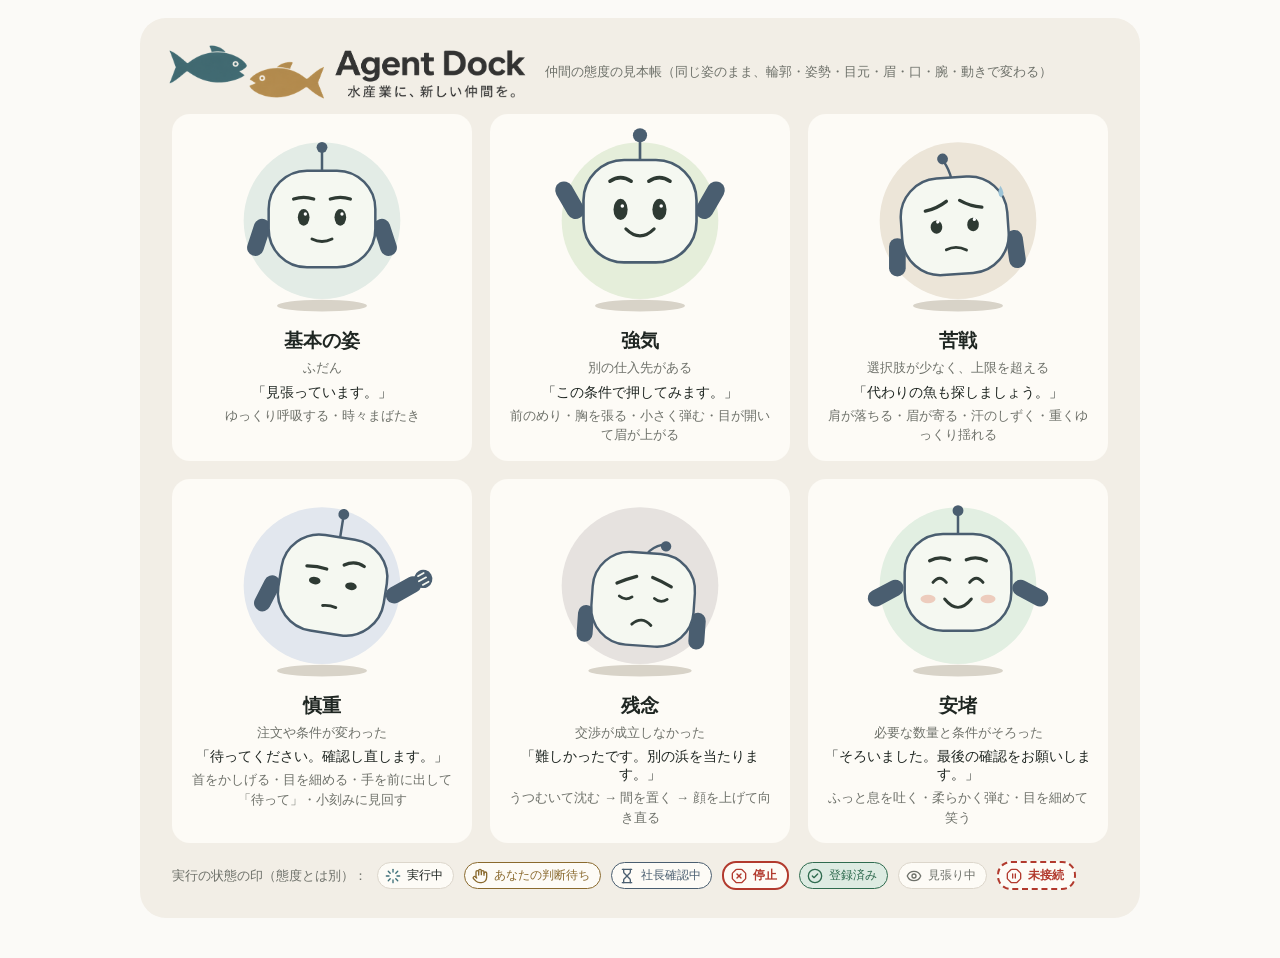
<file: web/mate-gallery.html>
<!doctype html>
<html lang="ja">
<head>
<meta charset="utf-8">
<title>Agent Dock — 仲間の態度の見本帳</title>
<link rel="icon" href="favicon.ico">
<link rel="stylesheet" href="mate.css">
<style>
  .gal { display: grid; grid-template-columns: repeat(3, 1fr); gap: 18px; margin-top: 18px; }
  .cell { background: var(--paper); border-radius: 18px; padding: 10px 14px 16px; text-align: center; }
  .cell .mate-svg { width: 200px; height: 200px; }
  .cell b { display: block; font-size: 19px; }
  .cell small { display: block; color: var(--mute); font-size: 13px; margin-top: 4px; line-height: 1.5; }
  .cell .say { font-size: 14px; margin-top: 6px; color: var(--ink); }
  .marks { display: flex; gap: 10px; flex-wrap: wrap; margin-top: 18px; align-items: center; font-size: 13px; color: var(--mute); }
  .marks .execmark { position: static; }
  #morph { display: none; text-align: center; margin-top: 20px; }
  #morph .mate-svg { width: 300px; height: 300px; }
  #morph b { display: block; font-size: 24px; margin-top: 6px; }
</style>
</head>
<body>
<div class="wrap"><div class="card">
  <div class="brand"><img class="logo" src="agentdock-logo.png" alt="Agent Dock　水産業に、新しい仲間を。" width="359" height="56"><small>仲間の態度の見本帳（同じ姿のまま、輪郭・姿勢・目元・眉・口・腕・動きで変わる）</small></div>
  <div class="gal" id="gal"></div>
  <div class="marks" id="marks"><span>実行の状態の印（態度とは別）：</span></div>
  <div id="morph"><div id="mfig"></div><b id="mlabel"></b></div>
</div></div>
<script src="dock-icons.js"></script>
<script src="mate-figure.js"></script>
<script>
(function () {
  const S = [
    ["calm", "基本の姿", "ふだん", "ゆっくり呼吸する・時々まばたき", "見張っています。"],
    ["bold", "強気", "別の仕入先がある", "前のめり・胸を張る・小さく弾む・目が開いて眉が上がる", "この条件で押してみます。"],
    ["struggle", "苦戦", "選択肢が少なく、上限を超える", "肩が落ちる・眉が寄る・汗のしずく・重くゆっくり揺れる", "代わりの魚も探しましょう。"],
    ["careful", "慎重", "注文や条件が変わった", "首をかしげる・目を細める・手を前に出して「待って」・小刻みに見回す", "待ってください。確認し直します。"],
    ["sorry", "残念", "交渉が成立しなかった", "うつむいて沈む → 間を置く → 顔を上げて向き直る", "難しかったです。別の浜を当たります。"],
    ["relief", "安堵", "必要な数量と条件がそろった", "ふっと息を吐く・柔らかく弾む・目を細めて笑う", "そろいました。最後の確認をお願いします。"] ];
  const ic = (n) => `<span class="ic">${window.DOCK_ICONS[n]}</span>`;
  const gal = document.getElementById("gal");
  const figs = [];
  for (const [k, label, rule, how, say] of S) {
    const c = document.createElement("div");
    c.className = "cell";
    c.innerHTML = `<div class="f"></div><b>${label}</b><small>${rule}</small><div class="say">「${say}」</div><small>${how}</small>`;
    gal.appendChild(c);
    const f = window.MateFigure.create(c.querySelector(".f"));
    figs.push([f, k]);
  }
  setTimeout(() => figs.forEach(([f, k]) => f.set(k === "calm" ? null : k)), 300);
  // 残念は向き直った後、もう一度うつむく所から見せる（見本帳だけ）
  setInterval(() => { const [f] = figs[4]; f.set(null); setTimeout(() => f.set("sorry"), 60); }, 7000);
  const M = [ ["running", "loader", "実行中"], ["your_turn", "hand", "あなたの判断待ち"], ["president", "hourglass", "社長確認中"], ["stopped", "octagon-x", "停止"],
    ["registered", "circle-check", "登録済み"], ["idle", "eye", "見張り中"], ["unconnected", "octagon-pause", "未接続"] ];
  for (const [k, i, l] of M) document.getElementById("marks").insertAdjacentHTML("beforeend", `<span class="execmark ${k}">${ic(i)}${l}</span>`);
  window.__mate = () => ({ gallery: true });
  window.__gallery = {
    morph() {   // 1つの姿が態度を順に切り替える（形が滑らかに変わる過程）
      gal.style.display = "none"; document.getElementById("marks").style.display = "none"; document.getElementById("morph").style.display = "block";
      const f = window.MateFigure.create(document.getElementById("mfig"));
      const seq = [ [null, "基本の姿", 1600], ["bold", "強気", 2000], ["careful", "慎重", 2000], ["struggle", "苦戦", 2000], ["sorry", "残念", 4200], ["relief", "安堵", 2200] ];
      let t = 0;
      for (const [s, l, d] of seq) { setTimeout(() => { f.set(s); document.getElementById("mlabel").textContent = l; }, t); t += d; }
    },
  };
})();
</script>
</body>
</html>
</file>
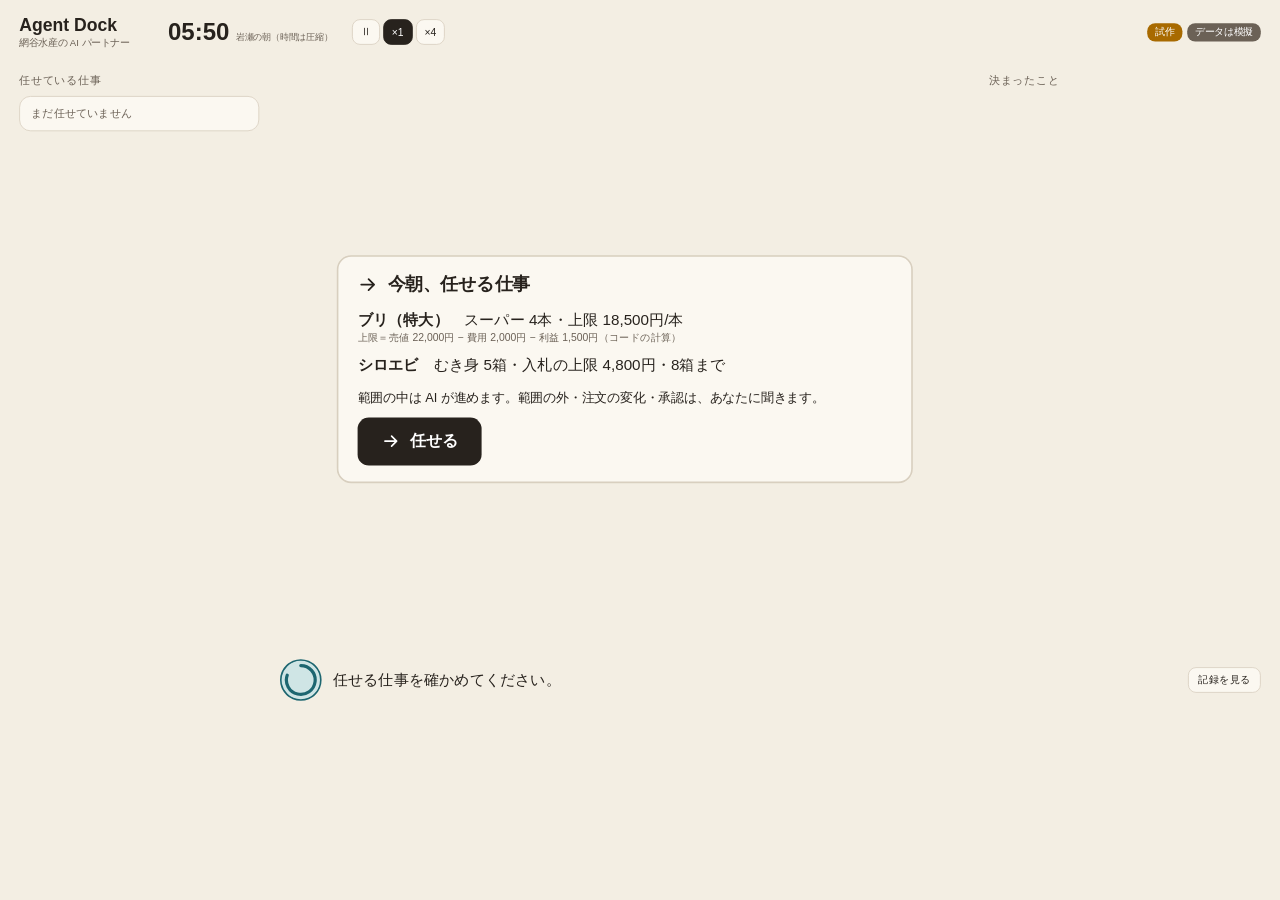
<file: web/proto/adaptive.html>
<!doctype html>
<html lang="ja">
<head>
<meta charset="utf-8">
<title>Agent Dock — Adaptive Workspace（体験の試作）</title>
<meta name="viewport" content="width=device-width, initial-scale=1">
<link rel="stylesheet" href="adaptive.css">
</head>
<body>
<div id="stage">
  <header class="top">
    <div class="brand">Agent Dock<small>網谷水産の AI パートナー</small></div>
    <div class="clock"><span id="clock">05:50</span><small>岩瀬の朝（時間は圧縮）</small></div>
    <div class="speed" role="group" aria-label="進み方">
      <button data-speed="0" class="ghost" title="止める">Ⅱ</button>
      <button data-speed="1" class="ghost on">×1</button>
      <button data-speed="4" class="ghost">×4</button>
    </div>
    <button id="dock" class="dock" hidden><span class="ic" data-icon="ask"></span><span id="dockText">判断待ち</span></button>
    <div class="flags"><span class="flag">試作</span><span class="flag mute">データは模擬</span></div>
  </header>

  <section id="lanes" aria-label="任せている仕事">
    <h2>任せている仕事</h2>
    <div id="laneList"></div>
  </section>

  <main id="center" aria-live="polite"></main>

  <aside id="rail" aria-label="決まったこと">
    <h2>決まったこと</h2>
    <div id="railList"></div>
  </aside>

  <footer class="bottom">
    <div id="avatar" class="avatar"><span class="ic" data-icon="work"></span></div>
    <div id="say" class="say"></div>
    <button id="logBtn" class="ghost small">記録を見る</button>
  </footer>

  <div id="log" class="log" hidden>
    <div class="logHead"><b>技術の記録</b>（呼んだ API・確かめた条件・監査の記録）<button id="logClose" class="ghost small">閉じる</button></div>
    <div class="logBody"><div><h3>API</h3><ol id="apiList"></ol></div><div><h3>監査の記録</h3><ol id="auditList"></ol></div></div>
  </div>

  <canvas id="sand" width="1600" height="900"></canvas>
  <svg id="links" width="1600" height="900"></svg>
</div>
<script src="engine.js"></script>
<script src="adaptive.js"></script>
</body>
</html>
</file>
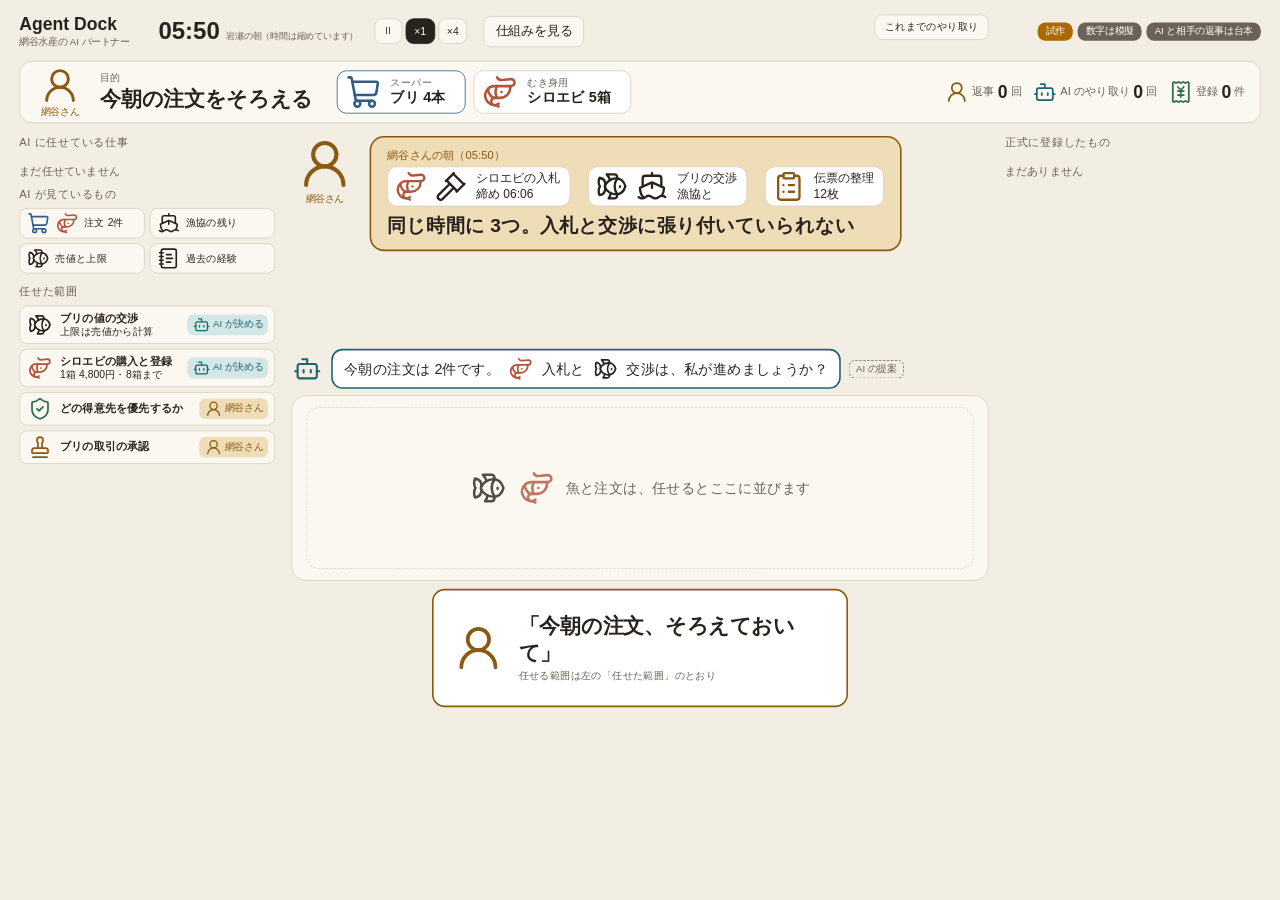
<file: web/proto/dialog.html>
<!doctype html>
<html lang="ja">
<head>
<meta charset="utf-8">
<title>Agent Dock — AI と一緒に仕事を進める（対話の試作）</title>
<meta name="viewport" content="width=device-width, initial-scale=1">
<link rel="stylesheet" href="dialog.css">
</head>
<body>
<div id="stage">
  <header class="top">
    <div class="brand">Agent Dock<small>網谷水産の AI パートナー</small></div>
    <div class="clock"><span id="clock">05:50</span><small>岩瀬の朝（時間は縮めています）</small></div>
    <div class="speed" role="group" aria-label="進み方">
      <button data-speed="0" class="ghost" title="止める">Ⅱ</button>
      <button data-speed="1" class="ghost on">×1</button>
      <button data-speed="4" class="ghost">×4</button>
    </div>
    <button id="srcBtn" class="ghost">仕組みを見る</button>
    <div class="flags"><span class="flag">試作</span><span class="flag mute">数字は模擬</span><span class="flag mute">AI と相手の返事は台本</span></div>
  </header>

  <section id="goal" aria-label="網谷さんの目的">
    <div class="who"><img data-ic="human"><span>網谷さん</span></div>
    <div class="aim"><small>目的</small><b>今朝の注文をそろえる</b></div>
    <div id="orders" class="orders"></div>
    <div id="tally" class="tally"></div>
  </section>

  <section id="left">
    <h2>AI に任せている仕事</h2>
    <div id="lanes"><div class="empty">まだ任せていません</div></div>
    <h2>AI が見ているもの</h2>
    <div id="knows" class="knows"></div>
    <h2>任せた範囲</h2>
    <div id="scope" class="scope"></div>
  </section>

  <main id="center">
    <div id="focus" aria-live="polite"></div>
    <div id="talk"></div>
    <div id="table"></div>
    <div id="replies"></div>
    <button id="historyBtn" class="ghost small">これまでのやり取り<span id="histN" class="hn" hidden></span></button>
  </main>

  <aside id="right">
    <h2>正式に登録したもの</h2>
    <div id="settled"><div class="empty">まだありません</div></div>
  </aside>

  <div id="summary" hidden></div>
  <div id="detail" hidden></div>
  <div id="history" hidden></div>
  <div id="legend" hidden></div>
  <div id="tokens"></div>
  <canvas id="sand" width="1600" height="900"></canvas>
  <div id="marks"></div>
</div>
<script src="icons.js"></script>
<script src="dialog.js"></script>
</body>
</html>
</file>
<file: web/mate.css>
/* Agent Dock: the companion screen (mate.html). Light ground after SAL's two samples (2026-11-04). No stripes. */
:root {
  --page: #FBFAF7; --card: #F2EEE6; --paper: #FDFBF6; --ink: #1F2622; --mute: #6E716A; --line: #DCD6CB;
  --slate: #4A5E70; --face: #F5F8F1; --deep: #2E3A33; --teal: #3B6E77; --tealb: #E4ECEA; --warm: #8A6A2E;
  --stop: #B23A2E; --ok: #2F6B4F; --okb: #DDEBE2;
}
/* 社長の画面（?role=president）：担当者の画面と色の系統を分ける（茶と金・データフローの概要の社長の列と同じ系統・2026-11-05 デイブ） */
:root.role-president {
  --page: #FBF7EF; --card: #F3EADA; --paper: #FFFCF6; --line: #E2D3B8;
  --slate: #6B4F1F; --face: #FBF6EC; --deep: #3A2C14; --teal: #8A6A2E; --tealb: #F2E6CF;
}
:root.role-president .card { border-top: 6px solid #8A6A2E; }
:root.role-president .mate-svg .halo { fill: #F0E3C8; }
:root.role-president .rolebar { font-size: 14px; font-weight: bold; color: #6B4F1F; background: #F2E6CF; border-radius: 10px; padding: 5px 12px; display: inline-block; }
* { box-sizing: border-box; }
html, body { margin: 0; background: var(--page); color: var(--ink); }
body { font-family: "BIZ UDPGothic", "Yu Gothic UI", "Hiragino Sans", sans-serif; }
button { font: inherit; cursor: pointer; }
button:disabled { cursor: default; opacity: .5; }
.ic { display: inline-flex; width: 18px; height: 18px; vertical-align: -3px; flex: none; }
.ic svg { width: 100%; height: 100%; }

.wrap { width: 1000px; margin: 18px auto 40px; position: relative; }
.card { background: var(--card); border-radius: 26px; padding: 30px 32px 28px; position: relative; }
.brand { display: flex; align-items: baseline; gap: 14px; }
.brand b { font-size: 27px; letter-spacing: .01em; }
.brand:has(.logo) { align-items: center; }
.brand .logo { display: block; height: 56px; width: auto; flex: none; margin: -4px 4px -4px -4px; }
.brand:has(.logo) .mock, .brand:has(.logo) .clockbtn, .brand:has(.logo) nav a, .brand:has(.logo) nav button { white-space: nowrap; }   /* 向かい合う魚のロゴ（SAL 2026-11-04・原本は vault の TALOS/AgentDock） */
.brand small { font-size: 13px; color: var(--mute); }
.brand .mock { margin-left: 8px; }
.clockbtn { border: 1px dashed var(--mute); background: transparent; border-radius: 12px; padding: 2px 10px; font-size: 12px; color: var(--mute);
  display: inline-flex; gap: 4px; align-items: center; font-variant-numeric: tabular-nums; }
.clockbtn .ic { width: 14px; height: 14px; }
.prow .real { font-size: 11px; color: var(--mute); white-space: nowrap; }
.brand nav { margin-left: auto; display: flex; gap: 8px; }
.brand nav a, .brand nav button { font-size: 12px; color: var(--mute); text-decoration: none; border: 1px solid var(--line); background: var(--paper);
  border-radius: 14px; padding: 4px 11px; display: inline-flex; gap: 4px; align-items: center; }
.rolebar { font-size: 12px; color: var(--warm); margin-top: 6px; }

/* ── the morning (sample 2) ── */
.who { display: flex; gap: 14px; align-items: flex-start; margin: 22px 0 18px; }
.who .ic { width: 22px; height: 22px; color: var(--warm); margin-top: 4px; }
.who small { display: block; font-size: 14px; color: var(--mute); }
.who h1 { margin: 2px 0 0; font-size: 26px; }
/* 見出しは文節で折り返し、行の長さをそろえる（1文字だけの行を作らない）。auto-phrase が効かない環境は balance だけ */
.who h1, .propose h2, .checklist h2, #headline, .pop .lead, .subs p, .propose p, .ask b, .receipt div { text-wrap: balance; word-break: auto-phrase; line-break: strict; }
hr.rule { border: 0; border-top: 1px solid var(--line); margin: 0 0 18px; }
.mcols { display: grid; grid-template-columns: 250px 1fr; gap: 34px; }
.side h3 { font-size: 14px; font-weight: normal; color: var(--mute); margin: 4px 0 12px; }
.ocard { background: var(--paper); border: 1px solid var(--line); border-radius: 14px; padding: 14px 16px; margin-bottom: 14px; }
.ocard .t { font-weight: bold; font-size: 15px; display: flex; gap: 8px; align-items: center; }
.ocard .s { font-size: 13px; color: var(--mute); margin-top: 8px; }
.ocard .s2 { font-size: 13px; color: var(--ink); margin-top: 8px; }
.ocard.off { border-style: solid; border-color: var(--stop); }
.scope { font-size: 14px; margin-bottom: 14px; display: flex; gap: 10px; }
.scope .ic { color: var(--slate); }
.scope small { display: block; color: var(--ink); font-size: 13px; margin-top: 4px; }

/* jobs of the day: rows appear one by one (sand) */
.job { display: grid; grid-template-columns: 1fr auto; align-items: center; gap: 2px 10px; padding: 10px 12px; margin-bottom: 8px; background: var(--paper); border: 1px solid var(--line);
  border-radius: 12px; font-size: 14px; opacity: 0; transition: opacity .5s ease-out; }
.job.in { opacity: 1; }
.job .step { font-size: 11px; color: var(--mute); }
.job .ti { grid-column: 1 / 3; }
.job .ti { font-weight: bold; }
.job .who2 { font-size: 11px; border-radius: 9px; padding: 1px 8px; border: 1px solid var(--line); color: var(--mute); align-self: start; white-space: nowrap; }
.job .who2.you { border-color: var(--warm); color: var(--warm); }
.job .who2.president { border-color: var(--slate); color: var(--slate); }
.job .rs { font-size: 12px; color: var(--mute); grid-column: 1 / 3; }
.job.done { opacity: .55 !important; }
.job .nc { color: var(--stop); font-weight: bold; }

.agent { display: flex; align-items: center; gap: 14px; margin-bottom: 14px; }
.agent .mini { width: 52px; height: 52px; border-radius: 14px; background: var(--tealb); display: grid; place-items: center; overflow: hidden; }
.agent .mini .mate-svg { width: 64px; height: 64px; margin-top: 6px; }
.agent span { font-size: 14px; color: var(--mute); }
.propose { background: var(--paper); border: 1.5px solid var(--teal); border-radius: 20px; padding: 28px 30px 26px; }
.propose .k { font-size: 14px; color: var(--teal); display: flex; gap: 8px; align-items: center; }
.propose h2 { font-size: 29px; margin: 14px 0 16px; }
.propose p { font-size: 15px; color: var(--mute); margin: 6px 0; line-height: 1.6; }
/* 朝の挨拶：枠の中で仲間の顔（大きく）と言葉を一緒に見せる */
.propose.greet { display: grid; grid-template-columns: 168px 1fr; gap: 28px; align-items: start; }
.gface { text-align: center; }
.gface .gmini { width: 168px; height: 168px; margin: 0 auto 6px; }
.gface .gmini .mate-svg { width: 168px; height: 168px; }
.gface span { font-size: 13px; color: var(--mute); line-height: 1.5; }
.job .who2.together { border-color: var(--teal); color: var(--teal); }
.chips { display: flex; gap: 12px; margin: 18px 0 16px; flex-wrap: wrap; }
.chip { background: var(--tealb); border-radius: 12px; padding: 13px 18px; font-size: 15px; display: inline-flex; gap: 8px; align-items: center; }
.chip.nc { background: #F4E7E3; }
.chip.nc small { color: var(--stop); font-weight: bold; }
.hint { font-size: 13px; color: var(--warm); display: flex; gap: 6px; align-items: center; margin: 4px 0 14px; }
.btnrow { display: flex; gap: 14px; flex-wrap: wrap; }
.pbtn { background: var(--teal); color: #fff; border: 0; border-radius: 14px; padding: 18px 26px; font-size: 17px; font-weight: bold; display: inline-flex; gap: 10px; align-items: center; }
.sbtn { background: var(--paper); color: var(--ink); border: 1px solid var(--line); border-radius: 14px; padding: 18px 22px; font-size: 16px; display: inline-flex; gap: 10px; align-items: center; }
.dbtn { background: var(--deep); color: #fff; border: 0; border-radius: 16px; padding: 16px 22px; font-size: 16px; font-weight: bold; display: inline-flex; gap: 10px; align-items: center; text-align: left; }
.dbtn > span:last-child { display: flex; flex-direction: column; gap: 2px; }
.dbtn.alt { background: var(--paper); color: var(--ink); border: 1px solid var(--line); font-weight: normal; }
.dbtn.pres { background: var(--paper); color: var(--slate); border: 1.5px solid var(--slate); font-weight: bold; }
.dbtn small, .pbtn small { font-size: 11px; font-weight: normal; opacity: .85; display: block; }
.focusring { box-shadow: 0 0 0 4px rgba(59, 110, 119, .35); transition: box-shadow .4s; }
.youcan[hidden] { display: none; }
.youcan { margin-top: 26px; display: flex; gap: 12px; color: var(--warm); font-size: 15px; }
.youcan b { display: block; }
.youcan span { color: var(--ink); font-size: 14px; }
.checklist { background: var(--paper); border: 1.5px solid var(--teal); border-radius: 20px; padding: 24px 28px; }
.checklist h2 { margin: 6px 0 14px; font-size: 25px; }
.crow { display: flex; gap: 12px; align-items: center; padding: 12px 4px; border-bottom: 1px solid #ECE6DA; font-size: 16px; }
.crow .ic { color: var(--teal); }
.crow small { color: var(--mute); font-size: 12px; margin-left: auto; }
.crow.dir { background: #F7F1E4; border-radius: 10px; border-bottom: 0; padding: 12px 12px; margin: 8px 0; }
.crow.dir .ic { color: var(--warm); }

/* ── the conversation (sample 1) ── */
.subject { display: flex; gap: 8px; align-items: center; font-size: 15px; color: var(--mute); margin: 0 0 18px; }
.subject .ic { color: var(--slate); }
.talk { display: grid; grid-template-columns: 230px 1fr; gap: 6px 36px; align-items: center; min-height: 250px; position: relative; }
/* 「なぜ？」は仲間の姿のすぐ下の段（枠の中に収まるので、宙づりにしない）。右の列は2段ぶんの高さを使う */
.talk > .matebox { grid-column: 1; grid-row: 1; }
.whyslot { grid-column: 1; grid-row: 2; width: 230px; text-align: center; align-self: start; }
.talk > div:last-child { grid-column: 2; grid-row: 1 / span 2; }
.matebox { position: relative; text-align: center; cursor: pointer; border: 0; background: transparent; padding: 0; }
.matebox .mate-svg { width: 210px; height: 210px; overflow: visible; }
.touch { font-size: 13px; color: var(--mute); display: inline-flex; gap: 6px; align-items: center; margin-top: -4px; }
.tag { font-size: 14px; color: var(--mute); display: flex; gap: 8px; align-items: center; }
.tag .ic { color: var(--slate); }
.tag b { color: var(--ink); font-weight: normal; }
.head { font-size: 31px; font-weight: bold; margin: 16px 0 16px; line-height: 1.35; transition: opacity .3s; }
.subs p { margin: 6px 0; font-size: 15px; color: var(--mute); line-height: 1.6; }
.subs p.reply { color: var(--ink); }
.subs p.reply::before { content: "相手から届いた回答　"; color: var(--mute); font-size: 12px; }
.execmark { position: absolute; left: -6px; top: 6px; display: flex; gap: 6px; align-items: center; font-size: 12px; background: var(--paper);
  border: 1px solid var(--line); border-radius: 14px; padding: 4px 10px 4px 7px; color: var(--ink); }
.execmark .ic { width: 16px; height: 16px; }
.execmark.running .ic { color: var(--teal); animation: spin 1.6s linear infinite; }
.execmark.your_turn { border-color: var(--warm); color: var(--warm); animation: nudge 2.4s ease-in-out infinite; }
.execmark.president { border-color: var(--slate); color: var(--slate); }
.execmark.president .ic { animation: flip 3s ease-in-out infinite; }
.execmark.stopped { border: 2px solid var(--stop); color: var(--stop); font-weight: bold; }
.execmark.registered { border-color: var(--ok); color: var(--ok); background: var(--okb); }
.execmark.idle { color: var(--mute); }
.execmark.unconnected { border: 2px dashed var(--stop); color: var(--stop); font-weight: bold; }
.stopline.nc { border-style: dashed; }
.execmark.idle .ic { animation: look 5s ease-in-out infinite; }
.stopline { margin-top: 12px; border: 2px solid var(--stop); border-radius: 12px; padding: 10px 14px; color: var(--stop); font-size: 15px; display: flex; gap: 8px; align-items: center; background: #FBF1EE; }
.waitline { margin-top: 12px; border: 1.5px solid var(--slate); border-radius: 12px; padding: 10px 14px; color: var(--slate); font-size: 15px; display: flex; gap: 8px; align-items: center; background: var(--paper); }
@keyframes spin { to { transform: rotate(360deg); } }
@keyframes nudge { 0%, 100% { transform: translateY(0); } 50% { transform: translateY(-3px); } }
@keyframes flip { 0%, 40% { transform: rotate(0); } 50%, 90% { transform: rotate(180deg); } 100% { transform: rotate(360deg); } }
@keyframes look { 0%, 100% { transform: translateX(0); } 30% { transform: translateX(-2px); } 60% { transform: translateX(2px); } }

/* the other organisations and letters between them (the AI at work) */
.net { display: flex; gap: 10px; align-items: center; margin: 12px 0 0; min-height: 34px; }
.net:empty { display: none; }   /* 照会先の無い仕事（シロエビの入札など）では行を畳み、枠を詰める */
.net .me { font-size: 12px; color: var(--mute); }
.org { display: inline-flex; gap: 6px; align-items: center; font-size: 13px; padding: 5px 12px; border-radius: 16px; border: 1px solid var(--line); background: var(--paper); position: relative; }
.org .ic { color: var(--slate); width: 16px; height: 16px; }
.org.asked::after { content: ""; position: absolute; inset: -4px; border-radius: 20px; border: 2px solid var(--teal); opacity: 0; animation: wait 1.8s ease-out infinite; }
.org.declined { color: var(--mute); border-style: dashed; }
.org.expired, .org.failed { color: var(--stop); border: 1.5px dashed var(--stop); }
.org.expired small, .org.failed small { color: var(--stop); font-weight: bold; }
.org small { font-size: 11px; color: var(--mute); }
@keyframes wait { 0% { opacity: .7; transform: scale(.96); } 100% { opacity: 0; transform: scale(1.12); } }
.letter { position: absolute; z-index: 40; color: var(--teal); pointer-events: none; }
.letter .ic { width: 22px; height: 22px; }
.letter.back { color: var(--warm); }

.divider { border: 0; border-top: 1px solid var(--line); margin: 18px 0 18px; }   /* 「なぜ？」は枠の中に収まったので、線の上は詰める */
.bottom { display: flex; gap: 20px; align-items: center; justify-content: space-between; }
.ask { max-width: 330px; flex: none; }
.ask b { font-size: 16px; display: block; line-height: 1.5; }
.ask small { font-size: 13px; color: var(--mute); display: block; margin-top: 6px; }
.ask small.ai::before { content: "AI の文　"; color: var(--teal); }
.acts { display: flex; gap: 12px; flex-wrap: wrap; justify-content: flex-end; align-items: center; }
.whybtn { background: var(--paper); border: 1px solid var(--line); border-radius: 22px; padding: 10px 16px; font-size: 14px; display: inline-flex; gap: 6px; align-items: center; color: var(--ink); }
.receipt { margin-top: 18px; background: var(--okb); border-radius: 14px; padding: 12px 16px; font-size: 15px; display: flex; gap: 10px; align-items: flex-start; position: relative; }
.receipt .ic { color: var(--ok); width: 22px; height: 22px; }
.receipt small { display: block; color: var(--mute); font-size: 12px; margin-top: 4px; }
.receipt.pending { background: var(--paper); border: 1px solid var(--line); }
.receipt.bad { background: #FBF1EE; color: var(--stop); }
.confetti { position: absolute; width: 7px; height: 7px; border-radius: 50%; pointer-events: none; }
.taken { margin-top: 10px; font-size: 13px; color: var(--teal); display: flex; gap: 6px; align-items: center; }
.opbtn { margin-top: 18px; border: 1px dashed var(--mute); background: transparent; border-radius: 10px; padding: 6px 12px; font-size: 12px; color: var(--mute); }
.tenderrows { margin-top: 14px; font-size: 14px; }
.tenderrows div { padding: 6px 0; border-bottom: 1px solid #ECE6DA; display: flex; gap: 10px; }
.tenderrows b { width: 170px; font-weight: normal; color: var(--mute); flex: none; }
.tenderrows .nc { color: var(--stop); font-weight: bold; }

/* 聞く・頼む（チャット）：普段は最後の1往復だけ。これまでの対話は開いた時だけ */
.chat { margin-top: 22px; }
.chatin { display: flex; gap: 10px; align-items: center; background: var(--paper); border: 1.5px solid var(--teal); border-radius: 18px; padding: 8px 8px 8px 16px; }
.chatin .ic { color: var(--teal); }
.chatin input { flex: 1; border: 0; background: transparent; font: inherit; font-size: 16px; padding: 8px 0; outline: none; color: var(--ink); }
.chatin button { background: var(--teal); color: #fff; border: 0; border-radius: 12px; padding: 10px 18px; font-size: 15px; font-weight: bold; display: inline-flex; gap: 6px; align-items: center; }
.chatstate { font-size: 13px; color: var(--mute); margin-top: 6px; min-height: 18px; display: flex; gap: 6px; align-items: center; }
.chatstate.bad { color: var(--stop); }
.chatstate .ic.spin { animation: spin 1.6s linear infinite; width: 15px; height: 15px; }
.chatlog .q { font-size: 14px; color: var(--mute); margin: 0 0 6px 4px; display: flex; gap: 6px; align-items: center; }
.chatlog .q .ic { width: 15px; height: 15px; }
.bubble { background: var(--paper); border-radius: 16px; border: 1px solid var(--line); padding: 14px 18px 12px; margin-bottom: 12px; position: relative; }
.bubble::before { content: ""; position: absolute; left: 26px; top: -8px; width: 14px; height: 14px; background: var(--paper); border-left: 1px solid var(--line); border-top: 1px solid var(--line); transform: rotate(45deg); }
.bubble .kind { font-size: 11px; color: var(--teal); border: 1px solid var(--teal); border-radius: 9px; padding: 1px 8px; margin-right: 8px; }
.bubble .kind.unsupported { color: var(--stop); border-color: var(--stop); }
.bubble .kind.request { color: var(--warm); border-color: var(--warm); }
.bubble .mock { font-size: 11px; color: var(--mute); }
.bubble.past .con { font-size: 15px; font-weight: normal; color: var(--mute); }
.bubble .pastnote { font-size: 13px; color: var(--ink); display: flex; gap: 6px; align-items: flex-start; line-height: 1.5; }
.bubble .pastnote .ic { color: var(--warm); width: 16px; height: 16px; flex: none; margin-top: 2px; }
.bubble .con { font-size: 18px; font-weight: bold; margin: 8px 0 4px; line-height: 1.5; text-wrap: balance; word-break: auto-phrase; }
.bubble .nx { font-size: 14px; color: var(--ink); display: flex; gap: 6px; align-items: center; }
.bubble .nx .ic { color: var(--teal); width: 16px; height: 16px; }
.bubble .det { font-size: 14px; color: var(--mute); margin-top: 8px; line-height: 1.6; }
.bubble .det .ai::before { content: "AI の解釈　"; color: var(--teal); font-size: 12px; }
.bubble .notes { font-size: 12px; color: var(--warm); margin-top: 6px; }
.bubble .row2 { display: flex; gap: 8px; flex-wrap: wrap; align-items: center; margin-top: 10px; }
.evchip { border: 1px solid var(--line); background: var(--card); border-radius: 14px; padding: 5px 11px; font-size: 13px; display: inline-flex; gap: 5px; align-items: center; color: var(--ink); }
.evchip .ic { width: 15px; height: 15px; }
.evchip.directive { border-color: var(--warm); color: var(--warm); }
.evchip.calc { border-color: var(--slate); color: var(--slate); }
.evchip.reply { border-color: var(--teal); color: var(--teal); }
.evchip.experience, .evchip.knowledge, .evchip.rule { border-color: #B9A57C; }
.evchip.not_current { border-style: dashed; color: var(--mute); }
.evchip small { font-size: 11px; color: var(--mute); }
.linkbtn { border: 0; background: transparent; color: var(--teal); font-size: 13px; padding: 4px 2px; display: inline-flex; gap: 4px; align-items: center; }
.reqbox { margin-top: 12px; border: 1.5px solid var(--warm); border-radius: 14px; padding: 12px 14px; background: #FBF6EC; }
.reqbox p { margin: 0 0 10px; font-size: 15px; }
.reqbox small { display: block; color: var(--mute); font-size: 12px; margin: -4px 0 10px; }
.reqbox .btnrow button { padding: 12px 18px; font-size: 15px; }
.chatmore { margin-top: 4px; }
.chatmore[hidden] { display: none; }   /* .linkbtn の display が hidden を上書きしていた（対話が1件でも「0件」が出た） */
.chathist { margin-top: 6px; border-left: 3px solid var(--line); padding-left: 12px; max-height: 360px; overflow: auto; }
.chathist .h { font-size: 13px; padding: 6px 0; border-bottom: 1px solid #ECE6DA; }
.chathist .h b { display: block; font-weight: normal; color: var(--mute); }
.prow .o.fact { border-color: var(--ink); color: var(--ink); }
.prow .o.ai { border-color: var(--teal); color: var(--teal); border-style: dashed; }
.prow .q { font-weight: bold; }

/* the reason card: opens from the companion, closes back to it */
.pop { position: absolute; z-index: 50; left: 28px; right: 28px; background: var(--paper); border-radius: 18px; border-left: 4px solid var(--slate);
  box-shadow: 0 18px 50px rgba(31, 38, 34, .18); padding: 22px 26px 18px; }
.pop[hidden] { display: none; }
.pop .ph { display: flex; gap: 8px; align-items: center; font-size: 14px; color: var(--mute); }
.pop .ph button { margin-left: auto; border: 1px solid var(--line); background: var(--paper); border-radius: 12px; padding: 4px 12px; font-size: 13px; }
.pop .lead { font-size: 18px; line-height: 1.6; margin: 10px 0 14px; font-weight: bold; }
.pop h4 { font-size: 12px; color: var(--mute); font-weight: normal; margin: 12px 0 4px; }
.prow { display: flex; gap: 10px; align-items: baseline; font-size: 14px; padding: 4px 0; }
.prow .o { font-size: 11px; border-radius: 8px; padding: 1px 7px; border: 1px solid var(--line); color: var(--mute); white-space: nowrap; flex: none; }
.prow .o.reply { border-color: var(--teal); color: var(--teal); }
.prow .o.calc { border-color: var(--slate); color: var(--slate); }
.prow .o.vault { border-color: var(--warm); color: var(--warm); }
.prow .o.directive { border-color: var(--warm); color: #fff; background: var(--warm); }
.prow .o.candidate { border-style: dashed; }
.prow .at { margin-left: auto; font-size: 11px; color: var(--mute); white-space: nowrap; }
.pop .more { margin-top: 10px; border: 0; background: transparent; color: var(--teal); font-size: 13px; display: inline-flex; gap: 4px; align-items: center; padding: 0; }
.pop .origin { margin-top: 14px; font-size: 12px; color: var(--mute); border-top: 1px solid #ECE6DA; padding-top: 8px; }

/* ── the companion's figure ── */
.mate-svg { overflow: visible; }
.mate-svg .halo { fill: #E3ECE6; transition: fill .8s; }
.mate-svg .shadow { fill: #D8D3C8; transition: rx .8s, ry .8s; }
.mate-svg .head { fill: var(--face); stroke: var(--slate); stroke-width: 3; }
.mate-svg .arm rect { fill: var(--slate); }
.mate-svg .arm { transform-box: view-box; transition: transform .7s cubic-bezier(.4, .1, .3, 1); }
.mate-svg .arm-l { transform-origin: 50px 118px; transform: rotate(18deg); }
.mate-svg .arm-r { transform-origin: 190px 118px; transform: rotate(-18deg); }
.mate-svg .palm { fill: var(--slate); opacity: 0; transition: opacity .4s; }
.mate-svg .palm-lines { stroke: var(--face); stroke-width: 2; stroke-linecap: round; fill: none; opacity: 0; transition: opacity .4s; }
.mate-svg .antenna { fill: none; stroke: var(--slate); stroke-width: 3; stroke-linecap: round; transition: d .7s; }
.mate-svg .ball { fill: var(--slate); transform-box: view-box; transition: cx .7s, cy .7s, r .4s; }
.mate-svg .eye { fill: var(--deep); transition: rx .5s, ry .5s, cy .5s, opacity .3s; transform-box: fill-box; transform-origin: center; }
.mate-svg .glint { fill: #fff; transition: opacity .3s; }
.mate-svg .lid { fill: none; stroke: var(--deep); stroke-width: 3.5; stroke-linecap: round; opacity: 0; transition: opacity .4s, d .5s; }
.mate-svg .brow { fill: none; stroke: var(--deep); stroke-width: 4; stroke-linecap: round; transition: d .6s; }
.mate-svg .mouth { fill: none; stroke: var(--deep); stroke-width: 3.5; stroke-linecap: round; transition: d .6s; }
.mate-svg .cheek { fill: #E9B9A6; opacity: 0; transition: opacity .6s; }
.mate-svg .drop { fill: #9CC3D6; opacity: 0; transition: opacity .4s; }
.mate-svg .puff circle { fill: #DCE7E4; opacity: 0; }
.mate-svg .pose { transform-box: view-box; transform-origin: 120px 170px; transition: transform .8s cubic-bezier(.4, .1, .3, 1); }
.mate-svg .motion { transform-box: view-box; transform-origin: 120px 200px; }
.mate-svg .eyes { transform-box: view-box; transition: transform .5s; }

/* basic figure: slow breathing, an occasional blink */
.st-calm .motion { animation: breathe 4.2s ease-in-out infinite; }
.st-calm .eye, .st-bold .eye, .st-relief .eye { animation: blink 6s infinite; }
@keyframes breathe { 0%, 100% { transform: translateY(0) scale(1); } 50% { transform: translateY(-2.5px) scale(1.012); } }
@keyframes blink { 0%, 93%, 100% { transform: scaleY(1); } 95% { transform: scaleY(.1); } }

/* 強気：前のめり・胸を張る・小さく弾む・目が開いて眉が上がる・腕を上げる */
.st-bold .halo { fill: #E5EEDA; }
.st-bold .pose { transform: translateY(-6px) scale(1.06); }
.st-bold .motion { animation: hop 1.1s cubic-bezier(.3, 0, .4, 1) infinite; }
.st-bold .arm-l { transform: rotate(150deg); }
.st-bold .arm-r { transform: rotate(-150deg); }
.st-bold .eye { rx: 8px; ry: 12px; }
.st-bold .brow-l { d: path("M86 80 Q98 72 110 80"); }
.st-bold .brow-r { d: path("M130 80 Q142 72 154 80"); }
.st-bold .mouth { d: path("M104 134 Q120 150 136 134"); }
.st-bold .ball { r: 8px; }
@keyframes hop { 0%, 55%, 100% { transform: translateY(0); } 25% { transform: translateY(-9px); } 40% { transform: translateY(1px); } }

/* 苦戦：肩が落ちる・眉が寄る・汗のしずく・重くゆっくり揺れる */
.st-struggle .halo { fill: #ECE5D8; }
.st-struggle .pose { transform: translateY(8px) rotate(-4deg); }
.st-struggle .motion { animation: heavy 3.6s ease-in-out infinite; }
.st-struggle .arm-l { transform: translateY(10px) rotate(4deg); }
.st-struggle .arm-r { transform: translateY(10px) rotate(-4deg); }
.st-struggle .eye { ry: 8px; cy: 114px; }
.st-struggle .brow-l { d: path("M86 94 Q100 92 112 84"); }
.st-struggle .brow-r { d: path("M128 84 Q140 92 154 94"); }
.st-struggle .mouth { d: path("M108 142 Q120 137 132 144"); }
.st-struggle .drop { opacity: 1; animation: drip 1.8s ease-in infinite; }
.st-struggle .antenna { d: path("M120 58 Q118 46 112 36"); }
.st-struggle .ball { cx: 111px; cy: 33px; }
@keyframes heavy { 0%, 100% { transform: rotate(-2.6deg) translateY(0); } 50% { transform: rotate(2.6deg) translateY(3px); } }
@keyframes drip { 0% { transform: translateY(0); opacity: 0; } 15% { opacity: 1; } 80% { transform: translateY(26px); opacity: 1; } 100% { transform: translateY(32px); opacity: 0; } }

/* 慎重：首をかしげる・目を細める・手を前に出して「待って」・小刻みに周りを見る */
.st-careful .halo { fill: #E2E7EE; }
.st-careful .pose { transform: rotate(9deg) translateX(4px); }
.st-careful .arm-r { transform: rotate(-128deg); }
.st-careful .palm, .st-careful .palm-lines { opacity: 1; }
.st-careful .eye { ry: 4.5px; }
.st-careful .glint { opacity: 0; }
.st-careful .eyes { animation: scan 1.4s steps(1) infinite; }
.st-careful .brow-l { d: path("M86 96 Q98 94 110 96"); }
.st-careful .brow-r { d: path("M130 88 Q142 80 154 86"); }
.st-careful .mouth { d: path("M112 140 Q120 138 128 140"); }
@keyframes scan { 0% { transform: translateX(0); } 25% { transform: translateX(-4px); } 50% { transform: translateX(0); } 75% { transform: translateX(4px); } }

/* 残念：うつむいて沈む → 間を置く → 顔を上げて次へ向き直る（sorry-turn） */
.st-sorry .halo { fill: #E6E2DF; }
.st-sorry .pose { transform: translateY(16px) rotate(4deg) scale(.96); }
.st-sorry .arm-l { transform: translateY(12px) rotate(0deg); }
.st-sorry .arm-r { transform: translateY(12px) rotate(0deg); }
.st-sorry .eye { ry: 1px; opacity: 0; }
.st-sorry .glint { opacity: 0; }
.st-sorry .lid { opacity: 1; }
.st-sorry .lid-l { d: path("M90 112 Q98 118 106 112"); }
.st-sorry .lid-r { d: path("M134 112 Q142 118 150 112"); }
.st-sorry .brow-l { d: path("M86 96 Q98 90 110 86"); }
.st-sorry .brow-r { d: path("M130 86 Q142 90 154 96"); }
.st-sorry .mouth { d: path("M108 146 Q120 134 132 146"); }
.st-sorry .antenna { d: path("M120 58 Q126 48 140 44"); }
.st-sorry .ball { cx: 144px; cy: 46px; }
.st-sorry .shadow { rx: 62px; }
.st-sorry.sorry-turn .pose { transform: translateY(7px) rotate(-3deg); transition-duration: 1.1s; }
.st-sorry.sorry-turn .eye { ry: 7px; opacity: 1; }
.st-sorry.sorry-turn .lid { opacity: 0; }
.st-sorry.sorry-turn .brow-l { d: path("M86 95 Q98 90 110 87"); }
.st-sorry.sorry-turn .brow-r { d: path("M130 87 Q142 90 154 95"); }
.st-sorry.sorry-turn .mouth { d: path("M110 145 Q120 139 130 145"); }
.st-sorry.sorry-turn .arm-r { transform: rotate(-40deg); }
.st-sorry.sorry-turn .motion { animation: breathe 5s ease-in-out infinite; }

/* 安堵：ふっと息を吐く・柔らかく弾む・目を細めて笑う */
.st-relief .halo { fill: #E2EFE2; }
.st-relief .pose { transform: translateY(-2px); }
.st-relief .motion { animation: soft 1.9s ease-in-out infinite; }
.st-relief .arm-l { transform: rotate(62deg); }
.st-relief .arm-r { transform: rotate(-62deg); }
.st-relief .eye { ry: 1px; opacity: 0; animation: none; }
.st-relief .glint { opacity: 0; }
.st-relief .lid { opacity: 1; }
.st-relief .lid-l { d: path("M90 114 Q98 104 106 114"); }
.st-relief .lid-r { d: path("M134 114 Q142 104 150 114"); }
.st-relief .brow-l { d: path("M86 88 Q98 82 110 87"); }
.st-relief .brow-r { d: path("M130 87 Q142 82 154 88"); }
.st-relief .mouth { d: path("M104 134 Q120 154 136 134"); }
.st-relief .cheek { opacity: .7; }
.st-relief .puff circle { animation: puff 3.4s ease-out infinite; }
.st-relief .puff circle:nth-child(2) { animation-delay: .15s; }
.st-relief .puff circle:nth-child(3) { animation-delay: .3s; }
@keyframes soft { 0%, 100% { transform: translateY(0) scaleY(1); } 50% { transform: translateY(-5px) scaleY(1.015); } }
@keyframes puff { 0% { opacity: 0; transform: translate(0, 0); } 12% { opacity: .9; } 55% { opacity: 0; transform: translate(10px, -10px); } 100% { opacity: 0; } }

@media (prefers-reduced-motion: reduce) {
  .mate-svg *, .mate-svg { animation: none !important; transition: none !important; }
  .execmark .ic, .execmark, .org.asked::after { animation: none !important; }
  .st-struggle .drop { opacity: 1; }
  .st-relief .puff circle:nth-child(3) { opacity: .7; }
  .job { transition: none; }
  .chatstate .ic.spin { animation: none !important; }
}
/* チャットの答えの下：仮押さえの期限（コードが業務の記録から添える） */
#chatlog .dl { display: flex; align-items: center; gap: 6px; margin-top: 4px; font-size: 13px; opacity: .85; }

/* ── 工程の帯（上部に常時・SAL 2026-11-04 / デイブ 18:50「動きをなるべく取り入れる」）──
   済み＝塗りの丸と ✓／いま＝大きな丸と輪が脈打つ（判断待ちは暖色・社長確認中は灰青・停止は赤で静止）／これから＝白抜き／未接続＝赤の破線の丸。
   線は済みの所まで塗り、塗りの上を光が流れる。AI が働く間は、次の段へ向かう点が動く。工程が進むのは記録が変わった時だけ */
.band { position: relative; display: grid; grid-template-columns: repeat(5, 1fr); margin: 18px 0 4px; height: 104px; }
.band .track { position: absolute; left: 10%; right: 10%; top: 17px; height: 4px; border-radius: 2px; background: var(--line); }
.band .fill { position: absolute; left: 0; top: 0; bottom: 0; width: 0; border-radius: 2px; background: var(--teal); overflow: hidden; }
.band .comet { position: absolute; top: -2px; width: 60px; height: 8px; left: -60px; border-radius: 4px;
  background: linear-gradient(90deg, rgba(255,255,255,0), rgba(255,255,255,.85), rgba(255,255,255,0)); animation: comet 3.2s ease-in-out infinite; }
.band .ahead { position: absolute; top: 0; height: 4px; display: none; }
.band[data-mode="working"] .ahead { display: block; }
.band .ahead i { position: absolute; top: -3px; width: 10px; height: 10px; border-radius: 50%; background: var(--teal); left: 0; animation: ahead 1.9s ease-in-out infinite; }
.bstep { position: relative; display: flex; flex-direction: column; align-items: center; text-align: center; z-index: 1; }
.bstep .dot { width: 38px; height: 38px; border-radius: 50%; display: grid; place-items: center; background: var(--paper); border: 2px solid var(--line); color: var(--mute);
  position: relative; transition: background .35s, border-color .35s, color .35s, transform .35s; }
.bstep .dot .ic { width: 18px; height: 18px; }
.bstep .bname { margin-top: 6px; font-size: 14px; color: var(--mute); font-weight: bold; white-space: nowrap; }
.bstep .bword { font-size: 11px; color: var(--mute); margin-top: 2px; }
.bstep .bnote { font-size: 12px; color: var(--mute); margin-top: 1px; max-width: 184px; line-height: 1.35; text-wrap: balance; word-break: auto-phrase; line-break: strict; }
.bstep.done .dot { background: var(--teal); border-color: var(--teal); color: #fff; }
.bstep.done .bname { color: var(--ink); }
.bstep.skipped .dot { border-style: dotted; }
.bstep.nc .dot { border: 2px dashed var(--stop); color: var(--stop); }
.bstep.nc .bword { color: var(--stop); font-weight: bold; }
.bstep.current .dot { transform: scale(1.18); background: var(--tealb); border-color: var(--teal); color: var(--teal); }
.bstep.current .bname { color: var(--ink); font-size: 15px; }
.bstep.current .bword { color: var(--teal); font-weight: bold; }
.bstep.current .bnote { color: var(--ink); background: var(--tealb); border-radius: 10px; padding: 2px 9px; margin-top: 3px; }
.bstep.current .dot::after { content: ""; position: absolute; inset: -6px; border-radius: 50%; border: 2px solid var(--teal); animation: ring 1.8s ease-out infinite; }
.bstep.current.m-working .dot .ic { animation: spin 1.6s linear infinite; }
.bstep.current.m-you .dot { background: #F6EBD6; border-color: var(--warm); color: var(--warm); animation: nudge 1.4s ease-in-out infinite; }
.bstep.current.m-you .dot::after { border-color: var(--warm); animation-duration: 1.2s; }
.bstep.current.m-you .bword { color: var(--warm); }
.bstep.current.m-you .bnote { background: #F6EBD6; color: #5E4718; font-weight: bold; }
.bstep.current.m-president .dot { background: #E6EBF0; border-color: var(--slate); color: var(--slate); }
.bstep.current.m-president .dot::after { border-color: var(--slate); animation-duration: 2.8s; }
.bstep.current.m-president .dot .ic { animation: flip 3s ease-in-out infinite; }
.bstep.current.m-president .bword { color: var(--slate); }
.bstep.current.m-president .bnote { background: #E6EBF0; }
.bstep.current.m-watch .dot .ic { animation: look 3s ease-in-out infinite; }
.bstep.current.m-watch .dot::after { animation-duration: 3s; }
.bstep.current.m-stopped .dot, .bstep.current.m-unconnected .dot { background: #FBF1EE; border-color: var(--stop); color: var(--stop); }
.bstep.current.m-unconnected .dot { border-style: dashed; }
.bstep.current.m-stopped .dot::after, .bstep.current.m-unconnected .dot::after { animation: none; border: 0; }
.bstep.current.m-stopped .bword, .bstep.current.m-unconnected .bword { color: var(--stop); }
.bstep.current.m-stopped .bnote, .bstep.current.m-unconnected .bnote { background: #FBF1EE; color: var(--stop); font-weight: bold; }
.band[data-mode="stopped"] .comet, .band[data-mode="unconnected"] .comet { animation: none; display: none; }
.bandothers { display: flex; gap: 8px; align-items: center; font-size: 13px; color: var(--mute); margin: 0 0 12px; min-height: 28px; }
.bandothers button { border: 1px solid var(--line); background: var(--paper); border-radius: 14px; padding: 3px 12px; font-size: 13px; display: inline-flex; gap: 6px; align-items: center; color: var(--ink); }
.bandothers button .ic { width: 15px; height: 15px; }
.bandothers button .pip { width: 8px; height: 8px; border-radius: 50%; background: var(--teal); animation: wait 2.4s ease-out infinite; }
.bandothers button.nc { color: var(--stop); border-color: var(--stop); }
.bandothers button.nc .pip { background: var(--stop); animation: none; }
@keyframes ring { 0% { opacity: .75; transform: scale(.9); } 100% { opacity: 0; transform: scale(1.45); } }
@keyframes comet { 0% { left: -60px; } 70%, 100% { left: 100%; } }
@keyframes ahead { 0% { left: 0; opacity: 0; } 20% { opacity: 1; } 80% { opacity: 1; } 100% { left: calc(100% - 10px); opacity: 0; } }
@media (prefers-reduced-motion: reduce) {
  .band .comet, .band .ahead i, .bstep .dot, .bstep .dot::after, .bstep .dot .ic, .bandothers .pip { animation: none !important; }
}

/* ── 今直面している問題の枠（2026-11-04 デイブ）：角の丸い枠で囲み、光が枠を一周し続ける。光の色は実行の状態
   （判断待ち＝暖色・実行中＝青緑・社長確認中＝灰青）。停止と未接続は赤の枠で光を止める。状況が変わると一度ふくらんで光る ── */
@property --ang { syntax: "<angle>"; inherits: false; initial-value: 0deg; }
.focus { --fc: var(--teal); position: relative; border: 2.5px solid #6B6F6A; border-radius: 34px; padding: 16px 24px 18px; margin: 22px -12px 0; }
.focus::before { content: ""; position: absolute; inset: -4px; border-radius: 36px; padding: 5px; pointer-events: none;
  background: conic-gradient(from var(--ang), transparent 0deg 230deg, var(--fc) 290deg, #FFFDF5 322deg, var(--fc) 340deg, transparent 360deg);
  -webkit-mask: linear-gradient(#000 0 0) content-box, linear-gradient(#000 0 0); -webkit-mask-composite: xor; mask-composite: exclude;
  animation: trace 4.2s linear infinite; }
.focus.your_turn { --fc: #E0A526; border-color: #8A6A2E; }
.focus.your_turn::before { animation-duration: 3s; }
.focus.president { --fc: var(--slate); }
.focus.president::before { animation-duration: 6s; }
.focus.idle::before, .focus.registered::before { animation-duration: 7s; }
.focus.stopped, .focus.unconnected { border-color: var(--stop); }
.focus.stopped::before, .focus.unconnected::before { animation: none; display: none; }
.focus.unconnected { border-style: dashed; }
@keyframes trace { to { --ang: 360deg; } }
@media (prefers-reduced-motion: reduce) { .focus::before { animation: none; display: none; } }

/* ── 判断のブロック（SAL §2・§3／デイブ「関連性・重要度・操作の方法を分かりやすく・矢印を動かす」）──
   手順の帯（① 選ぶ → ② 確かめる → ③ 承認）の山形の矢印が流れ、いまの手順が光る。左に案のカード（★＝AI のおすすめ・丸の印と枠＝選択中・人の印＝社長の確認が要る）、
   右に下見。選ぶ前はおすすめのカードを指す矢印と、下見の欄から案を指す矢印が動く。選んだ後は、カードから下見へ山形の矢印が流れ、承認のボタンを矢印が指す */
.bottom.decidemode { display: block; }
.bottom.decidemode .ask { display: none; }
.bottom.decidemode .acts { display: block; }
.decide { border: 1.5px solid var(--line); background: var(--paper); border-radius: 24px; padding: 18px 22px 20px; }
.decide .dk { display: flex; gap: 8px; align-items: center; color: var(--warm); font-size: 14px; font-weight: bold; }
.decide .dq { font-size: 17px; font-weight: bold; margin: 6px 0 12px; line-height: 1.5; text-wrap: balance; word-break: auto-phrase; }
.dsteps { list-style: none; display: flex; align-items: center; gap: 10px; margin: 0 0 16px; padding: 0; }
.dsteps li { border: 1.5px solid var(--line); border-radius: 14px; padding: 6px 14px; background: var(--card); color: var(--mute); transition: all .35s; }
.dsteps li b { display: block; font-size: 14px; }
.dsteps li small { font-size: 11px; }
.dsteps li.on { border-color: var(--warm); background: #F6EBD6; color: #5E4718; box-shadow: 0 0 0 0 rgba(224,165,38,.45); animation: stepglow 1.8s ease-out infinite; }
.dsteps li.done { border-color: var(--teal); color: var(--teal); background: var(--tealb); }
.chev { display: inline-flex; gap: 1px; font-size: 22px; font-weight: bold; color: var(--warm); line-height: 1; }
.chev i { font-style: normal; opacity: .2; animation: chev 1.2s ease-in-out infinite; }
.chev i:nth-child(2) { animation-delay: .2s; }
.chev i:nth-child(3) { animation-delay: .4s; }
.dgrid { display: grid; grid-template-columns: minmax(0, 1.15fr) minmax(0, 1fr); gap: 0 18px; align-items: start; }
.opts { display: flex; flex-direction: column; gap: 10px; }
.optrow { display: grid; grid-template-columns: 26px 1fr 30px; align-items: center; }
.optrow .pointer { color: var(--warm); display: grid; place-items: center; }
.optrow .pointer .ic { width: 22px; height: 22px; animation: poke 1.1s ease-in-out infinite; }
.optrow .tab { display: grid; place-items: center; }
.opt { display: flex; gap: 12px; align-items: flex-start; text-align: left; width: 100%; background: #fff; border: 1.5px solid var(--line); border-radius: 16px; padding: 12px 14px;
  color: var(--ink); transition: border-color .25s, box-shadow .25s, transform .2s; }
.opt:hover:not([disabled]) { border-color: var(--teal); transform: translateX(2px); }
.opt .radio { flex: none; width: 20px; height: 20px; border-radius: 50%; border: 2px solid var(--mute); margin-top: 2px; position: relative; }
.opt .ot { display: flex; flex-direction: column; gap: 4px; }
.opt .ot b { font-size: 16px; line-height: 1.4; }
.opt .badges { display: flex; gap: 6px; flex-wrap: wrap; }
.opt .badges:empty { display: none; }
.opt em { font-style: normal; font-size: 12px; border-radius: 9px; padding: 1px 9px; display: inline-flex; gap: 4px; align-items: center; }
.opt em .ic { width: 13px; height: 13px; }
.opt .recb { background: #F6EBD6; color: #5E4718; border: 1px solid #E0A526; font-weight: bold; }
.opt .presb { background: #E6EBF0; color: var(--slate); border: 1px solid var(--slate); }
.opt .os { font-size: 13px; }
.opt .os.ok { color: var(--ok); }
.opt .os.short { color: var(--stop); }
.opt .os.bad { color: var(--stop); }
.opt.rec { border-color: #E0A526; }
.opt.reject { background: transparent; }
.opt.reject .ot b { font-weight: normal; font-size: 15px; }
.opt.sel { border-color: var(--teal); border-width: 2.5px; box-shadow: 0 0 0 4px rgba(59,110,119,.16); }
.opt.sel .radio { border-color: var(--teal); }
.opt.sel .radio::after { content: ""; position: absolute; inset: 3px; border-radius: 50%; background: var(--teal); }
.opt.off { opacity: .55; }
.pv { border: 1.5px dashed var(--line); border-radius: 18px; padding: 16px 18px; min-height: 100%; background: var(--card); }
.pv.on { border: 2px solid var(--teal); background: #fff; }
.pv0 { display: flex; gap: 12px; align-items: center; color: var(--mute); height: 100%; min-height: 160px; }
.pv0 .back .ic { width: 30px; height: 30px; color: var(--warm); transform: scaleX(-1); animation: pokeback 1.1s ease-in-out infinite; }
.pv0 b { display: block; color: var(--ink); font-size: 15px; }
.pv0 small { font-size: 13px; }
.pvh small { display: block; font-size: 12px; color: var(--teal); font-weight: bold; }
.pvh b { font-size: 17px; line-height: 1.4; }
.bars { display: flex; flex-direction: column; gap: 8px; margin: 10px 0; }
.bar { display: grid; grid-template-columns: 72px 1fr 64px 92px; gap: 10px; align-items: center; font-size: 14px; }
.bar .lane { display: block; }
.bar .track { display: block; height: 14px; border-radius: 7px; background: #F1DDD8; border: 1px solid #E2B9AF; overflow: hidden; }   /* 長さ＝注文の数（共通の尺度）・塗り＝確保・残り＝不足 */
.bar .track i { display: block; height: 100%; background: var(--teal); border-radius: 6px; animation: grow .6s ease-out both; }
.bar .q { font-variant-numeric: tabular-nums; text-align: right; }
.bar .st { font-size: 12px; font-weight: bold; }
.bar .st.ok { color: var(--ok); }
.bar .st.short { color: var(--stop); }
.eff { font-size: 13px; color: var(--ink); display: flex; gap: 6px; align-items: flex-start; background: var(--card); border-radius: 10px; padding: 8px 10px; }
.go { display: flex; gap: 10px; align-items: center; margin-top: 14px; flex-wrap: wrap; }
.go .down .ic { width: 26px; height: 26px; color: var(--warm); animation: poke 1.1s ease-in-out infinite; }
.go .dbtn { box-shadow: 0 0 0 0 rgba(224,165,38,.5); animation: stepglow 1.8s ease-out infinite; }
@keyframes chev { 0%, 100% { opacity: .2; transform: translateX(0); } 40% { opacity: 1; transform: translateX(3px); } }
@keyframes poke { 0%, 100% { transform: translateX(-4px); } 50% { transform: translateX(4px); } }
@keyframes pokeback { 0%, 100% { transform: scaleX(-1) translateX(-4px); } 50% { transform: scaleX(-1) translateX(4px); } }
@keyframes stepglow { 0% { box-shadow: 0 0 0 0 rgba(224,165,38,.45); } 100% { box-shadow: 0 0 0 10px rgba(224,165,38,0); } }
@keyframes grow { from { width: 0; } }
@media (prefers-reduced-motion: reduce) {
  .chev i, .optrow .pointer .ic, .pv0 .back .ic, .go .down .ic, .go .dbtn, .dsteps li.on, .bar .track i { animation: none !important; }
  .chev i { opacity: .8; }
}
/* 下見の仕入れの表（円は「円」付き・右揃え） */
.buyt { width: 100%; border-collapse: collapse; margin: 10px 0 4px; font-size: 14px; }
.buyt th { font-size: 12px; font-weight: normal; color: var(--mute); text-align: right; padding: 2px 6px; border-bottom: 1px solid var(--line); }
.buyt th:first-child, .buyt td:first-child { text-align: left; }
.buyt td { text-align: right; padding: 5px 6px; font-variant-numeric: tabular-nums; }
.buyt .sn { display: inline-flex; gap: 6px; align-items: center; }
.buyt tfoot td { border-top: 1.5px solid var(--ink); font-weight: bold; font-size: 15px; }
.rfold { margin-top: 10px; color: var(--mute); }
.bstep.partial .dot { background: #F6EBD6; border-color: var(--warm); color: var(--warm); }   /* 照会は終えたが不足が残る：済みの色にしない */
.bstep.partial .bname { color: var(--ink); }
.bstep.partial .bword { color: var(--warm); font-weight: bold; }
/* 社長の差し戻しの理由（2026-11-04）：承認の横に開く入力欄 */
.retbox { display: flex; flex-direction: column; gap: 6px; min-width: 340px; }
.retbox label { font-size: 13px; color: var(--mute); font-weight: bold; }
.retbox textarea { font: inherit; font-size: 15px; padding: 8px 10px; border: 1px solid var(--line); border-radius: 10px; background: #fff; color: var(--ink); resize: vertical; }
.retbox textarea:focus { outline: 2px solid var(--teal); outline-offset: 1px; }
.retbox textarea.need { border-color: var(--stop); }
.retacts { display: flex; gap: 10px; align-items: center; }

/* 案の記号（A・B…）と重さの印（2026-11-05 デイブ）：社長の確認・注文を欠く見送り＝重い／不足が残る＝中／全部そろう＝軽い／ほかの指示 */
.opt .letter { flex: none; width: 26px; height: 26px; border-radius: 50%; display: inline-flex; align-items: center; justify-content: center;
  font-weight: bold; font-size: 14px; color: #fff; background: var(--teal); margin-right: 10px; }
.opt .letter.imp-high { background: var(--stop); }
.opt .letter.imp-mid { background: var(--warm); }
.opt .letter.imp-other { background: var(--mute); }
.opt .impic { display: inline-flex; vertical-align: -3px; margin-right: 6px; }
.opt .impic .ic { width: 17px; height: 17px; }
.opt .impic.imp-high { color: var(--stop); }
.opt .impic.imp-mid { color: var(--warm); }
.opt .impic.imp-low { color: var(--teal); }
.opt .impic.imp-other { color: var(--mute); }
.dq .nw { white-space: nowrap; }
</file>
<file: web/proto/adaptive.css>
/* Agent Dock — Adaptive Workspace prototype. Palette from app.css (plan 1, paper notebook). No stripes.
   Meaning is carried by shape + icon + word; colour only supports it. */
:root {
  --bg: #F3EEE3; --sf: #FBF8F1; --ink: #27221D; --mute: #6B6156; --line: #D8CFBF;
  --own: #8A5A12; --ownb: #EBD9B4; --data: #1D6670; --datab: #CFE5E5;
  --out: #C62828; --outb: #F6D9D6; --warn: #A86A00; --warnb: #F4E3C2; --okb: #DCEBE3; --ok: #2E6B4F;
  --ease: cubic-bezier(.2,.7,.2,1);
}
* { box-sizing: border-box; }
html, body { margin: 0; height: 100%; background: var(--bg); overflow: hidden; }
body { font-family: "BIZ UDPGothic", "Yu Gothic UI", sans-serif; color: var(--ink); }
#stage { position: absolute; left: 0; top: 0; width: 1600px; height: 900px; transform-origin: 0 0; }
button { font: inherit; cursor: pointer; color: var(--ink); }
h2 { font-size: 14px; color: var(--mute); font-weight: normal; margin: 0 0 10px; letter-spacing: .05em; }
.ic { display: inline-flex; width: 1.25em; height: 1.25em; vertical-align: -0.25em; }
.ic svg { width: 100%; height: 100%; }
.ghost { background: var(--sf); border: 1px solid var(--line); border-radius: 10px; padding: 8px 14px; }
.ghost.on { background: var(--ink); color: #fff; border-color: var(--ink); }
.small { font-size: 13px; padding: 6px 12px; }

/* header */
.top { position: absolute; left: 24px; right: 24px; top: 12px; height: 56px; display: flex; align-items: center; gap: 24px; }
.brand { font-size: 22px; font-weight: bold; }
.brand small { display: block; font-size: 12px; font-weight: normal; color: var(--mute); }
.clock { margin-left: 24px; font-size: 30px; font-variant-numeric: tabular-nums; font-weight: bold; }
.clock small { font-size: 11px; font-weight: normal; color: var(--mute); margin-left: 8px; }
.speed { display: flex; gap: 4px; }
.speed .ghost { padding: 6px 10px; font-size: 13px; }
.dock { margin-left: auto; display: flex; align-items: center; gap: 8px; font-size: 18px; font-weight: bold; padding: 10px 18px;
  border-radius: 12px; border: 2px solid var(--own); background: var(--ownb); color: var(--own); min-height: 52px; }
.dock[hidden] { display: none; }
.flags { display: flex; gap: 6px; margin-left: auto; }
.dock:not([hidden]) + .flags { margin-left: 0; }
.flag { font-size: 12px; color: #fff; background: var(--warn); border-radius: 10px; padding: 3px 10px; }
.flag.mute { background: var(--mute); }

/* lanes: background work, kept quiet */
#lanes { position: absolute; left: 24px; top: 92px; width: 300px; }
.lane { background: var(--sf); border: 1px solid var(--line); border-radius: 14px; padding: 12px 14px; margin-bottom: 12px; transition: opacity .3s, border-color .3s; }
.lane .row { display: flex; align-items: center; gap: 8px; }
.lane .nm { font-weight: bold; font-size: 16px; }
.lane .kind { font-size: 12px; color: var(--mute); }
.lane .st { margin-left: auto; font-size: 13px; display: flex; align-items: center; gap: 4px; padding: 2px 8px; border-radius: 10px; border: 1px solid var(--line); }
.lane .msg { font-size: 13px; color: var(--mute); margin-top: 6px; min-height: 18px; }
.lane .fill { display: flex; gap: 4px; margin-top: 8px; }
.lane.away { opacity: .55; }
.lane.away .msg::before { content: "→ 中央で表示中　"; color: var(--data); }
.lane.attn { border-color: var(--own); }
.st.s-work { color: var(--data); border-color: var(--datab); }
.st.s-ask, .st.s-pause { color: var(--own); border-color: var(--own); background: var(--ownb); }
.st.s-agree { color: var(--data); border: 1px dashed var(--data); }
.st.s-done { color: var(--ok); border-color: var(--ok); background: var(--okb); }
.st.s-bad { color: var(--out); border-color: var(--out); background: var(--outb); }
.slot { width: 16px; height: 16px; border-radius: 4px; border: 1.5px dashed var(--line); }
.slot.got { border: 1.5px solid var(--ok); background: var(--ok); }

/* center: the one thing that matters now */
#center { position: absolute; left: 350px; top: 92px; width: 862px; height: 712px; }
.panel { position: absolute; inset: 0; display: flex; flex-direction: column; }
.calm { align-items: center; justify-content: center; text-align: center; }
.calm .big { font-size: 34px; font-weight: bold; margin: 14px 0 6px; }
.calm .sub { font-size: 17px; color: var(--mute); }
.calm .next { margin-top: 26px; font-size: 15px; color: var(--data); }
.gauges { margin-top: 34px; display: grid; gap: 16px; }
.gauge { display: grid; grid-template-columns: 170px auto 300px; align-items: center; gap: 14px; text-align: left; font-size: 18px; }
.gauge .cells { display: flex; gap: 6px; }
.gauge .cell { width: 34px; height: 34px; border-radius: 8px; border: 2px dashed var(--line); display: flex; align-items: center; justify-content: center; font-size: 13px; color: var(--mute); }
.gauge .cell.got { border: 2px solid var(--ok); background: var(--okb); color: var(--ok); }
.gauge .cnt { font-variant-numeric: tabular-nums; color: var(--mute); }
.gauge.new .lbl::after { content: "新着"; font-size: 11px; color: #fff; background: var(--own); border-radius: 8px; padding: 1px 6px; margin-left: 6px; vertical-align: 2px; }

.deferbar { position: absolute; left: 0; right: 0; top: 0; display: flex; align-items: center; gap: 12px; padding: 12px 16px; border-radius: 14px;
  background: var(--ownb); border: 2px solid var(--own); color: var(--own); font-size: 17px; font-weight: bold; }
.deferbar button { margin-left: auto; min-height: 48px; font-size: 16px; font-weight: bold; border: 2px solid var(--own); border-radius: 12px; background: var(--sf); color: var(--own); padding: 0 22px; }
.digest { position: absolute; left: 0; right: 0; top: 0; padding: 9px 16px; border-radius: 12px; border: 1px solid var(--line); background: var(--sf); font-size: 15px; display: flex; flex-wrap: wrap; gap: 4px 18px; align-items: center; }
.digest b { color: var(--mute); font-weight: normal; margin-right: 8px; }
.digest span { margin-right: 18px; }

/* the question: a card with a tab — the "ask" shape */
.ask { position: relative; margin-top: 18px; background: var(--sf); border: 2px solid var(--own); border-radius: 4px 18px 18px 18px; padding: 18px 22px 16px; }
.ask::before { content: "問い"; position: absolute; left: -2px; top: -26px; height: 26px; padding: 3px 14px; font-size: 13px; font-weight: bold;
  background: var(--own); color: #fff; border-radius: 10px 10px 0 0; }
.ask.has-digest { margin-top: 70px; }
.askHead { display: flex; align-items: center; gap: 10px; }
.askHead .ttl { font-size: 24px; font-weight: bold; }
.askHead .ic { width: 30px; height: 30px; color: var(--own); }
.askHead .timer { margin-left: auto; font-size: 14px; color: var(--mute); display: flex; align-items: center; gap: 6px; }
.why { font-size: 16px; margin: 6px 0 10px 40px; }
.warnmark { display: inline-flex; align-items: center; gap: 4px; font-weight: bold; color: var(--out); border: 2px solid var(--out); background: var(--outb); border-radius: 8px; padding: 1px 8px; font-size: 15px; }
.flash { animation: flash .38s steps(1) 3; }
@keyframes flash { 0% { visibility: hidden; } 50% { visibility: visible; } }

/* supply and demand */
.sd { position: relative; height: 184px; margin: 0 0 10px; }
.sd .rel { position: absolute; left: 262px; top: 46px; width: 120px; text-align: center; font-size: 14px; color: var(--mute); }
.sd .rel b { display: block; font-size: 26px; color: var(--out); font-variant-numeric: tabular-nums; }
.sd .rel svg { width: 110px; height: 22px; }
.sd .side { position: absolute; top: 0; }
.sd .supply { left: 6px; width: 250px; }
.sd .demand { left: 400px; width: 420px; }
.sd .lbl { font-size: 14px; color: var(--mute); margin-bottom: 6px; }
.sd .lbl b { color: var(--ink); font-size: 16px; }
.pool { display: grid; grid-template-columns: repeat(3, 70px); gap: 8px; }
.drow { margin-bottom: 8px; }
.drow .slots { display: flex; gap: 6px; }
.dslot { width: 58px; height: 40px; border-radius: 8px; border: 2px dashed var(--line); position: relative; }
.dslot.empty::after { content: "欠"; position: absolute; inset: 0; display: flex; align-items: center; justify-content: center; font-size: 12px; color: var(--out); opacity: 0; transition: opacity .3s; }
.dslot.empty.show::after { opacity: 1; }
.fish { position: absolute; width: 58px; height: 40px; border-radius: 8px; display: flex; align-items: center; justify-content: center; background: var(--datab);
  border: 2px solid var(--data); color: var(--data); transition: transform .55s var(--ease); z-index: 2; }
.fish svg { width: 40px; height: 22px; }
.fish .tag { position: absolute; right: 2px; bottom: 0; font-size: 10px; font-weight: bold; }
.fish.to-s { background: #E9E3F2; border-color: #5B4B8A; color: #5B4B8A; }
.fish.to-r { background: var(--ownb); border-color: var(--own); color: var(--own); }

/* options: big targets, the meaning stays, the words are short */
.opts { display: grid; grid-template-columns: repeat(4, 1fr); gap: 12px; }
.opt { position: relative; text-align: left; min-height: 150px; padding: 14px 14px 12px; border-radius: 14px; border: 2px solid var(--line); background: #fff; display: flex; flex-direction: column; gap: 6px; }
.opt:hover { border-color: var(--mute); }
.opt.sel { border-color: var(--ink); box-shadow: 0 0 0 3px var(--ink) inset; }
.opt .on { font-size: 19px; font-weight: bold; display: flex; align-items: center; gap: 6px; }
.opt .bar { display: flex; gap: 3px; }
.opt .bar i { width: 22px; height: 18px; border-radius: 4px; font-style: normal; font-size: 10px; display: flex; align-items: center; justify-content: center; font-weight: bold; }
.opt .bar i.s { background: #E9E3F2; color: #5B4B8A; border: 1.5px solid #5B4B8A; }
.opt .bar i.r { background: var(--ownb); color: var(--own); border: 1.5px solid var(--own); }
.opt .bar i.x { border: 1.5px dashed var(--out); color: var(--out); }
.opt .mg { font-size: 15px; } .opt .mg b { font-size: 20px; font-variant-numeric: tabular-nums; }
.opt .sh { font-size: 13px; color: var(--out); min-height: 18px; }
.opt .sh.none { color: var(--ok); }
.opt .rec { position: absolute; right: 10px; top: -12px; font-size: 12px; background: var(--data); color: #fff; border-radius: 10px; padding: 2px 9px; }
.recwhy { font-size: 14px; color: var(--data); margin: 8px 2px 0; display: flex; gap: 6px; align-items: center; }
.basis { font-size: 12px; color: var(--mute); margin: 4px 2px 0; }
.acts { display: flex; gap: 12px; margin-top: 14px; align-items: center; }
.go { min-height: 60px; padding: 0 30px; font-size: 20px; font-weight: bold; border-radius: 14px; border: none; background: var(--ink); color: #fff; display: inline-flex; align-items: center; gap: 10px; }
.go:disabled { opacity: .3; cursor: default; }
.go.seal { background: var(--ok); }
.later { min-height: 60px; padding: 0 22px; font-size: 17px; border-radius: 14px; border: 2px solid var(--line); background: var(--sf); }
.decline { min-height: 60px; padding: 0 22px; font-size: 17px; border-radius: 14px; border: 2px solid var(--out); color: var(--out); background: var(--sf); }
.err { color: var(--out); font-size: 14px; margin-left: 8px; }

/* echo: what the AI received */
.echo { display: inline-flex; align-items: center; gap: 8px; align-self: center; margin-top: 4px; font-size: 18px; font-weight: bold; color: var(--data);
  border: 2px solid var(--data); background: var(--datab); border-radius: 26px; padding: 10px 22px; }

/* negotiation and agreement */
.deal { position: relative; margin-top: 26px; background: var(--sf); border-radius: 18px; padding: 20px 24px; border: 2px solid var(--line); }
.deal.agreed { border: 2.5px dashed var(--data); }
.deal.approved { border: 2.5px solid var(--data); }
.deal .dh { display: flex; align-items: center; gap: 10px; font-size: 22px; font-weight: bold; }
.deal .dh .st { margin-left: auto; font-size: 15px; display: flex; gap: 6px; align-items: center; padding: 4px 12px; border-radius: 12px; border: 1px solid var(--line); }
.bubbles { margin-top: 14px; display: flex; flex-direction: column; gap: 8px; }
.bub { max-width: 70%; padding: 9px 14px; border-radius: 14px; font-size: 16px; }
.bub.me { align-self: flex-end; background: var(--datab); border: 1px solid var(--data); }
.bub.them { align-self: flex-start; background: #fff; border: 1px solid var(--line); }
.bub small { display: block; font-size: 11px; color: var(--mute); }
.terms { display: flex; align-items: baseline; gap: 18px; margin-top: 12px; font-size: 18px; }
.terms .amt { font-size: 32px; font-weight: bold; font-variant-numeric: tabular-nums; }
.links { position: relative; display: flex; gap: 14px; margin-top: 8px; padding-top: 18px; }
.links:has(.ln)::before { content: ""; position: absolute; left: 17px; top: -6px; width: 2px; height: 8px; background: var(--data); }
.links .rail { position: absolute; top: 0; height: 2px; background: var(--data); transform-origin: 0 50%; }
.ochip { position: relative; border: 2px solid var(--line); border-radius: 12px; padding: 8px 14px; font-size: 16px; background: #fff; }
.ochip.ln::before { content: ""; position: absolute; left: 50%; top: -20px; width: 2px; height: 18px; margin-left: -1px; background: var(--data); }
.ochip.off { border-style: dashed; color: var(--mute); }
.ochip.s { border-color: #5B4B8A; } .ochip.r { border-color: var(--own); }
.checks { margin-top: 14px; display: grid; grid-template-columns: 1fr 1fr; gap: 6px 18px; font-size: 15px; }
.checks div { display: flex; gap: 6px; align-items: center; }
.checks .ok { color: var(--ok); } .checks .ng { color: var(--out); }
.diff { margin-top: 8px; font-size: 14px; color: var(--warn); }
.stamp { position: absolute; right: 36px; bottom: 112px; width: 120px; height: 120px; border-radius: 50%; border: 5px solid var(--ok); color: var(--ok);
  display: flex; align-items: center; justify-content: center; font-size: 30px; font-weight: bold; transform: rotate(-12deg); background: rgba(220,235,227,.6); }

/* right rail: decided things stay */
#rail { position: absolute; right: 24px; top: 92px; width: 340px; height: 712px; overflow: hidden; }
.rc { background: #fff; border-radius: 12px; margin-bottom: 10px; padding: 10px 12px 10px 16px; border: 1px solid var(--line); position: relative; }
.rc.trade { border-left: 8px solid var(--ok); background: var(--okb); }
.rc.decision { border-left: 8px solid var(--own); padding-top: 8px; padding-bottom: 8px; }
.rc.vault { border-left: 8px solid var(--data); }
.rc .h { display: flex; align-items: center; gap: 6px; font-weight: bold; font-size: 15px; }
.rc .h .t { margin-left: auto; font-weight: normal; font-size: 12px; color: var(--mute); }
.rc .d { font-size: 13px; color: var(--mute); margin-top: 3px; }
.rc .no { font-family: Consolas, monospace; font-size: 12px; color: var(--ok); }

/* footer */
.bottom { position: absolute; left: 350px; right: 24px; bottom: 18px; height: 64px; display: flex; align-items: center; gap: 14px; }
.avatar { width: 52px; height: 52px; border-radius: 50%; border: 2px solid var(--data); background: var(--datab); display: flex; align-items: center; justify-content: center; color: var(--data); flex: none; }
.avatar .ic { width: 28px; height: 28px; }
.avatar.working .ic { animation: spin 1.6s linear infinite; }
.avatar.asking { border-color: var(--own); background: var(--ownb); color: var(--own); }
@keyframes spin { to { transform: rotate(360deg); } }
.say { font-size: 19px; flex: 1; }
#logBtn { margin-left: auto; }

/* technical record drawer */
.log { position: absolute; left: 350px; right: 24px; bottom: 92px; height: 360px; background: #fff; border: 1px solid var(--line); border-radius: 14px; box-shadow: 0 10px 30px rgba(0,0,0,.12); z-index: 20; padding: 12px 16px; }
.logHead { display: flex; align-items: center; gap: 8px; font-size: 14px; }
.logHead button { margin-left: auto; }
.logBody { display: grid; grid-template-columns: 1fr 1fr; gap: 18px; height: 310px; overflow: auto; font-size: 12.5px; }
.logBody h3 { font-size: 13px; margin: 8px 0 4px; color: var(--mute); }
.logBody ol { margin: 0; padding-left: 18px; }
.logBody li { margin-bottom: 3px; }

#sand { position: absolute; left: 0; top: 0; pointer-events: none; z-index: 30; }
#links { position: absolute; left: 0; top: 0; pointer-events: none; z-index: 5; }
#links path { fill: none; stroke: var(--data); stroke-width: 2.5; }
.pop { animation: pop .2s var(--ease); }
@keyframes pop { from { transform: scale(.92); opacity: .2; } to { transform: scale(1); opacity: 1; } }
@media (prefers-reduced-motion: reduce) { .flash, .pop, .avatar.working .ic { animation: none; } .fish { transition: none; } }

/* consult scene v2 (2026-11-03 evening): three facts first, shortage per order, details on demand */
.facts { display: grid; grid-template-columns: 1fr 1fr .8fr; gap: 12px; margin: 10px 0 12px; }
.fact { border: 2px solid var(--line); border-radius: 14px; padding: 4px 16px; background: #fff; display: flex; flex-direction: column; justify-content: center; }
.fact small { font-size: 13px; color: var(--mute); }
.fact span { font-size: 24px; display: flex; align-items: center; gap: 8px; }
.fact b { font-size: 34px; font-variant-numeric: tabular-nums; }
.fact.new { border-color: var(--own); background: var(--ownb); }
.fact.new small { color: var(--own); font-weight: bold; }
.fact.bad { border-color: var(--out); background: var(--outb); color: var(--out); flex-direction: row; align-items: center; gap: 10px; }
.fact.bad .ic { width: 36px; height: 36px; }
.need { margin-left: 12px; font-size: 18px; font-weight: bold; display: inline-flex; align-items: center; gap: 4px; padding: 0 10px; border-radius: 8px; }
.need.lack, .need.decline { color: var(--out); border: 2px solid var(--out); background: var(--outb); }
.need.full { color: var(--ok); border: 2px solid var(--ok); background: var(--okb); }
.drow .lbl { display: flex; align-items: center; min-height: 32px; }
.opt { min-height: 132px; }
.opt .sh { font-size: 15px; font-weight: bold; }
.opt .mg { margin-top: auto; white-space: nowrap; } .opt .mg b { font-size: 25px; }
.opt .sh { white-space: nowrap; }
.drow .lbl b { margin-right: 8px; }
.recline { display: flex; align-items: center; gap: 10px; margin-top: 12px; font-size: 18px; color: var(--data); }
.recline > .ic { width: 24px; height: 24px; }
details summary { cursor: pointer; color: var(--mute); font-size: 14px; }
details.why2 { margin-left: auto; font-size: 14px; color: var(--ink); max-width: 330px; }
details.why2[open] { background: #fff; border: 1px solid var(--line); border-radius: 10px; padding: 6px 10px; }
details.calc { margin-top: 6px; font-size: 13px; color: var(--mute); }
details.calc table { border-collapse: collapse; margin: 4px 0; } details.calc td { padding: 1px 12px 1px 0; }
</file>
<file: web/proto/dialog.css>
/* Agent Dock — dialogue prototype. Paper-notebook palette (same as adaptive.css). No stripes.
   Colour names a party: AI = teal, the person = brown, supermarket = blue, ryotei = vermilion, registered = green.
   Certainty is carried by the line: dashed = not decided yet, solid = decided, green solid = registered. */
:root {
  --bg: #F3EEE3; --sf: #FBF8F1; --ink: #27221D; --mute: #6B6156; --line: #D8CFBF;
  --ai: #1D6670; --aib: #D3E7E7; --me: #8A5A12; --meb: #EFDDB8;
  --sup: #2F5D8A; --supb: #DCE6F1; --ryo: #A4372A; --ryob: #F3DCD6;
  --ok: #2E6B4F; --okb: #DCEBE3; --out: #C62828; --outb: #F8E0DD;
  --ease: cubic-bezier(.2,.7,.2,1);
}
* { box-sizing: border-box; }
html, body { margin: 0; height: 100%; background: var(--bg); overflow: hidden; }
body { font-family: "BIZ UDPGothic", "Yu Gothic UI", sans-serif; color: var(--ink); }
#stage { position: absolute; left: 0; top: 0; width: 1600px; height: 900px; transform-origin: 0 0; }
button { font: inherit; cursor: pointer; color: var(--ink); }
img[data-ic], .ic { display: inline-block; object-fit: contain; vertical-align: middle; }
img.ic { width: 28px; height: 28px; } /* default size: an icon never shows at its natural size */
#table .eq img { width: 30px; height: 28px; }
.pending img { width: 26px; height: 24px; }
h2 { font-size: 14px; color: var(--mute); font-weight: normal; margin: 0 0 8px; letter-spacing: .05em; }
.ghost { background: var(--sf); border: 1px solid var(--line); border-radius: 10px; padding: 8px 14px; }
.ghost.on { background: var(--ink); color: #fff; border-color: var(--ink); }
.small { font-size: 13px; padding: 6px 12px; }
.empty { color: var(--mute); font-size: 14px; padding: 10px 0; }
.yen { font-variant-numeric: tabular-nums; }

/* header */
.top { position: absolute; left: 24px; right: 24px; top: 10px; height: 58px; display: flex; align-items: center; gap: 20px; }
.brand { font-size: 22px; font-weight: bold; }
.brand small { display: block; font-size: 12px; font-weight: normal; color: var(--mute); }
.clock { margin-left: 16px; font-size: 30px; font-variant-numeric: tabular-nums; font-weight: bold; }
.clock small { font-size: 11px; font-weight: normal; color: var(--mute); margin-left: 8px; }
.speed { display: flex; gap: 4px; }
.speed .ghost { padding: 6px 10px; font-size: 13px; }
.flags { display: flex; gap: 6px; margin-left: auto; }
.flag { font-size: 12px; color: #fff; background: #A86A00; border-radius: 10px; padding: 3px 10px; }
.flag.mute { background: var(--mute); }

/* goal band: what the person wants done */
#goal { position: absolute; left: 24px; right: 24px; top: 76px; height: 78px; background: var(--sf); border: 1px solid var(--line);
  border-radius: 16px; display: flex; align-items: center; gap: 18px; padding: 0 18px; }
#goal .who { display: flex; flex-direction: column; align-items: center; font-size: 12px; color: var(--me); width: 64px; }
#goal .who img { width: 50px; height: 50px; }
#goal .aim small { display: block; font-size: 12px; color: var(--mute); }
#goal .aim b { font-size: 26px; white-space: nowrap; }
.orders { display: flex; gap: 10px; margin-left: 12px; }
.order { display: flex; align-items: center; gap: 8px; border: 1.5px solid var(--line); border-radius: 12px; padding: 4px 12px 4px 6px; background: #fff;
  transition: transform .5s var(--ease), opacity .5s; }
.order img { width: 52px; height: 44px; }
.order .t { font-size: 13px; color: var(--mute); line-height: 1.2; white-space: nowrap; }
.order .t b { display: block; font-size: 18px; color: var(--ink); }
.order .fill { font-size: 15px; font-weight: bold; font-variant-numeric: tabular-nums; margin-left: 4px; white-space: nowrap; }
.order.sup { border-color: var(--sup); } .order.ryo { border-color: var(--ryo); }
.order.done { border-color: var(--ok); background: var(--okb); }
.order.arrive { animation: arrive .9s var(--ease); }
.order .new { background: var(--ryo); color: #fff; font-size: 13px; font-weight: bold; border-radius: 8px; padding: 2px 8px; }
@keyframes arrive { 0% { transform: translateX(380px) scale(1.3); opacity: 0; } 60% { transform: translateX(-10px) scale(1.08); opacity: 1; } 100% { transform: none; } }
.tally { margin-left: auto; display: flex; gap: 14px; font-size: 14px; color: var(--mute); }
.tally span { display: flex; align-items: center; gap: 4px; white-space: nowrap; }
.tally img { width: 30px; height: 30px; }
.tally b { font-size: 22px; color: var(--ink); font-variant-numeric: tabular-nums; }
.tally .bump { animation: bump .6s var(--ease); }
@keyframes bump { 40% { transform: scale(1.35); } }

/* left: delegated work, what the AI sees, what it may decide */
#left { position: absolute; left: 24px; top: 170px; width: 320px; bottom: 16px; }
.lane { background: var(--sf); border: 1.5px solid var(--line); border-radius: 14px; padding: 10px 12px; margin-bottom: 10px; transition: border-color .3s, opacity .3s; }
.lane .row { display: flex; align-items: center; gap: 6px; }
.lane .pics img { width: 46px; height: 40px; }
.lane .pics .arrow { color: var(--mute); font-size: 18px; }
.lane .nm { font-weight: bold; font-size: 15px; margin-left: 4px; }
.lane .st { margin-left: auto; font-size: 13px; padding: 3px 9px; border-radius: 10px; border: 1.5px solid var(--line); white-space: nowrap; }
.lane .msg { font-size: 14px; margin-top: 6px; min-height: 20px; }
.lane .msg .from { color: var(--mute); font-size: 12px; margin-right: 4px; }
.lane.spawn { animation: spawn .7s var(--ease); }
@keyframes spawn { 0% { transform: translateX(420px) scale(.6); opacity: 0; } 100% { transform: none; opacity: 1; } }
.st.work { color: var(--ai); border-color: var(--ai); }
.st.pause { color: var(--me); border-color: var(--me); background: var(--meb); }
.st.done { color: var(--ok); border-color: var(--ok); background: var(--okb); }
.lane.pause { border-color: var(--me); }
.knows { display: grid; grid-template-columns: 1fr 1fr; gap: 6px; margin-bottom: 14px; }
.know { display: flex; align-items: center; gap: 6px; background: var(--sf); border: 1px solid var(--line); border-radius: 10px; padding: 4px 8px; font-size: 13px; text-align: left; }
.know img { width: 30px; height: 28px; }
.know.lit { border-color: var(--ai); background: var(--aib); }
.scope { display: flex; flex-direction: column; gap: 6px; }
.sc { display: flex; align-items: center; gap: 8px; background: var(--sf); border: 1.5px solid var(--line); border-radius: 10px; padding: 5px 8px; font-size: 13px; transition: border-color .3s, background .3s; }
.sc img.what { width: 34px; height: 30px; }
.sc .tx { flex: 1; line-height: 1.3; }
.sc .tx b { font-size: 14px; }
.sc .by { display: flex; align-items: center; gap: 2px; font-size: 12px; white-space: nowrap; padding: 2px 6px; border-radius: 8px; }
.sc .by img { width: 24px; height: 22px; }
.sc .by.ai { color: var(--ai); background: var(--aib); } .sc .by.me { color: var(--me); background: var(--meb); }
.sc.hot { border-color: var(--me); background: var(--meb); box-shadow: 0 0 0 3px rgba(138,90,18,.18); }

/* center */
#center { position: absolute; left: 364px; top: 170px; width: 872px; height: 714px; }
#historyBtn { position: absolute; right: 0; top: 0; z-index: 3; }

/* focus: the topic the AI brought to the person. Stays put while the person decides. */
#focus { position: absolute; left: 0; right: 0; top: 0; height: 196px; }
.say { display: flex; gap: 14px; align-items: flex-start; }
.avatar { position: relative; flex: 0 0 auto; width: 84px; text-align: center; font-size: 12px; color: var(--ai); }
.avatar img { width: 76px; height: 70px; }
.avatar.me { color: var(--me); }
.avatar .seal { position: absolute; right: -6px; top: -6px; width: 34px; height: 34px; border-radius: 50%; background: var(--ai); color: #fff;
  font-size: 22px; line-height: 34px; text-align: center; transform: scale(0); }
.avatar.ack .seal { animation: seal 1.4s var(--ease) forwards; }
@keyframes seal { 0% { transform: scale(0); } 25% { transform: scale(1.3); } 40%, 100% { transform: scale(1); } }
.avatar.nod img { animation: nod .7s var(--ease); }
@keyframes nod { 30% { transform: translateY(6px); } 60% { transform: translateY(-2px); } }
.bubble { position: relative; border-radius: 18px; padding: 14px 20px; background: #fff; border: 2px solid var(--ai); }
.bubble.ai::before { content: ""; position: absolute; left: -11px; top: 26px; border: 10px solid transparent; border-right-color: var(--ai); border-left: 0; }
.bubble.me { border-color: var(--me); background: var(--meb); }
.bubble.draft { border-style: dashed; }
.bubble .pic { display: flex; align-items: center; gap: 10px; font-size: 22px; flex-wrap: wrap; }
.bubble .pic img { width: 58px; height: 50px; }
.bubble .pic .n { font-size: 30px; font-weight: bold; font-variant-numeric: tabular-nums; }
.bubble .pic .w { font-size: 16px; color: var(--mute); }
.bubble .pic .op { font-size: 26px; color: var(--mute); }
.bubble .line { font-size: 15px; color: var(--mute); margin-top: 6px; }
.bubble .ask { font-size: 30px; font-weight: bold; margin-top: 8px; }
.bubble .why { margin-top: 8px; font-size: 14px; display: flex; align-items: center; gap: 8px; }
.bubble .why img { width: 26px; height: 24px; }
.bubble .why button { margin-left: auto; font-size: 13px; padding: 4px 10px; border-radius: 8px; border: 1px solid var(--line); background: var(--sf); }
.bubble.ask-mode { border-width: 3px; box-shadow: 0 6px 24px rgba(29,102,112,.16); }
.bubble.settled-q { border-color: var(--line); box-shadow: none; }
.bubble .decided { display: inline-flex; align-items: center; gap: 6px; margin-top: 8px; font-size: 14px; color: var(--me); border: 1.5px solid var(--me); border-radius: 10px; padding: 3px 10px; background: var(--meb); }
.bubble .decided img { width: 28px; height: 24px; }
.focus-in { animation: focusIn .6s var(--ease); }
@keyframes focusIn { 0% { opacity: 0; transform: translateY(12px) scale(.98); } 100% { opacity: 1; transform: none; } }
.welcome { position: absolute; right: 0; top: 44px; background: var(--ink); color: #fff; font-size: 14px; border-radius: 10px; padding: 6px 12px; animation: fadeOut 3s forwards; }
@keyframes fadeOut { 0%, 70% { opacity: 1; } 100% { opacity: 0; } }

/* talk: the latest reply and the AI's answer to it */
#talk { position: absolute; left: 0; right: 0; top: 204px; height: 112px; display: flex; flex-direction: column; gap: 6px; justify-content: flex-end; }
.tline { display: flex; align-items: center; gap: 10px; animation: focusIn .45s var(--ease); }
.tline.me { justify-content: flex-end; }
.tline img.av { width: 40px; height: 36px; }
.tline .b { border-radius: 14px; padding: 8px 14px; font-size: 18px; border: 2px solid var(--ai); background: #fff; display: flex; align-items: center; gap: 8px; }
.tline.me .b { border-color: var(--me); background: var(--meb); }
.tline .b.draft { border-style: dashed; }
.tline .b img { width: 36px; height: 30px; }
.tline .tag { font-size: 12px; border-radius: 8px; padding: 2px 8px; color: var(--mute); border: 1px dashed var(--mute); }
.tline .tag.t-got { color: #fff; background: var(--ai); border: 0; }
.tline .tag.t-go { color: #fff; background: var(--me); border: 0; }

/* table: fish, orders and what is short. The same tokens move between places. */
#table { position: absolute; left: 0; right: 0; top: 324px; height: 232px; background: var(--sf); border: 1px solid var(--line); border-radius: 18px; padding: 14px 18px; }
#table .head { display: flex; align-items: center; gap: 12px; font-size: 15px; color: var(--mute); height: 34px; }
#table .eq { display: flex; align-items: center; gap: 6px; font-size: 16px; color: var(--ink); white-space: nowrap; flex-shrink: 0; }
#table .eq b { font-size: 24px; font-variant-numeric: tabular-nums; }
#table .eq .short { color: var(--out); border: 2px dashed var(--out); border-radius: 10px; padding: 0 10px; }
.trays { display: flex; gap: 18px; margin-top: 8px; align-items: flex-start; }
.tray { border: 2px solid var(--line); border-radius: 14px; padding: 8px 10px 6px; background: #fff; transition: border-color .3s, opacity .4s; }
.tray .cap { display: flex; align-items: center; gap: 6px; font-size: 14px; height: 40px; }
.tray .cap img { width: 50px; height: 40px; }
.tray .cap b { font-size: 16px; }
.tray .cap .st { margin-left: auto; font-size: 12px; color: var(--mute); }
.tray.sup { border-color: var(--sup); } .tray.ryo { border-color: var(--ryo); }
.tray.hide { opacity: 0; }
.tray .slots { display: flex; gap: 6px; margin-top: 4px; }
.slot { width: 56px; height: 44px; border-radius: 10px; border: 2px dashed var(--line); position: relative; }
.slot.short { border-color: var(--out); background: var(--outb); }
.tray .note { font-size: 13px; color: var(--out); height: 18px; margin-top: 4px; font-weight: bold; }
.tray { position: relative; }
.tray .keepb { position: absolute; right: -14px; top: -22px; display: flex; align-items: center; gap: 2px; background: #fff; border: 2px solid var(--ok); border-radius: 12px; padding: 2px 10px 2px 4px; color: var(--ok); font-size: 16px; transform: scale(0); transition: transform .5s var(--ease); }
.tray .keepb img { width: 30px; height: 30px; }
.tray.kept .keepb { transform: scale(1); }
.tray.kept { box-shadow: 0 0 0 4px rgba(46,107,79,.22); }
.pool { border: 2px solid var(--line); border-radius: 14px; padding: 8px 10px 6px; background: #fff; }
.pool .slots .slot { border: 2px solid transparent; }
.metric { margin-left: auto; text-align: right; min-width: 180px; }
.metric small { display: block; font-size: 13px; color: var(--mute); }
.metric b { font-size: 34px; font-variant-numeric: tabular-nums; }
.metric .sub { font-size: 13px; color: var(--mute); margin-top: 2px; white-space: nowrap; }
.metric.flash b { animation: bump .6s var(--ease); }

/* tokens: one fish each, absolutely placed so they can travel */
#tokens { position: absolute; inset: 0; pointer-events: none; }
.tok { position: absolute; width: 52px; height: 38px; border-radius: 9px; display: flex; align-items: center; justify-content: center;
  transition: left .75s var(--ease), top .75s var(--ease), opacity .4s, border-color .3s, background .3s; border: 2px solid transparent; }
.tok img { width: 46px; height: 32px; }
.tok.pool { opacity: 1; }
.tok.work { border: 2px dashed var(--ai); background: var(--aib); opacity: .8; }
.tok.draft { border: 2px dashed var(--me); background: var(--meb); opacity: .85; }
.tok.told { border: 2px solid var(--me); background: var(--meb); }
.tok.nego { border: 2px dashed var(--ai); background: var(--aib); animation: breathe 1.6s ease-in-out infinite; }
.tok.agreed { border: 2px dashed var(--ink); background: #fff; }
@keyframes breathe { 50% { opacity: .55; } }
.tok.off { opacity: 0; }

/* replies: the person's possible answers. Pressing one is the reply. */
#replies { position: absolute; left: 0; right: 0; top: 566px; height: 148px; display: flex; gap: 12px; align-items: stretch; }
.card { flex: 1 1 0; min-width: 0; border: 2px solid var(--me); border-radius: 16px; background: #fff; padding: 8px 12px; text-align: left; display: flex; flex-direction: column; gap: 4px;
  transition: transform .2s, background .2s, box-shadow .2s; position: relative; min-height: 120px; }
.card:hover { transform: translateY(-2px); }
.card .pics { display: flex; align-items: center; gap: 4px; height: 46px; }
.card .pics img { width: 42px; height: 36px; }
.card .pics .n { font-size: 24px; font-weight: bold; margin-right: 8px; font-variant-numeric: tabular-nums; }
.card .pics .x { font-size: 26px; color: var(--out); margin-right: 8px; }
.card .phrase { font-size: 17px; line-height: 1.3; font-weight: bold; }
.card .gain { font-size: 13px; color: var(--mute); display: flex; justify-content: space-between; }
.card .gain b { font-size: 16px; color: var(--ink); font-variant-numeric: tabular-nums; }
.card .rec { position: absolute; right: 10px; top: -12px; background: var(--ai); color: #fff; font-size: 12px; border-radius: 8px; padding: 2px 8px; }
.card.sel { background: var(--meb); box-shadow: 0 0 0 4px rgba(138,90,18,.25); }
.card.big { flex: 0 0 520px; margin: 0 auto; flex-direction: row; align-items: center; gap: 16px; padding: 14px 22px; }
.card.big img.av { width: 70px; height: 64px; }
.card.big .phrase { font-size: 26px; }
.card.big small { display: block; font-size: 13px; color: var(--mute); font-weight: normal; margin-top: 4px; }
.go { flex: 0 0 170px; border: 0; border-radius: 16px; background: var(--me); color: #fff; font-size: 20px; font-weight: bold; padding: 12px; display: flex; flex-direction: column; align-items: center; justify-content: center; gap: 6px; }
.go img { width: 52px; height: 44px; filter: brightness(0) invert(1); }
.go:disabled { background: var(--line); color: var(--mute); cursor: default; }
.go:disabled img { filter: none; opacity: .5; }
.folded { animation: fold .5s var(--ease) forwards; }
@keyframes fold { to { transform: translateY(30px); opacity: 0; } }

/* negotiation strip: AI and the coop talking, shown where the replies were */
.nego { flex: 1; display: flex; align-items: center; gap: 14px; background: var(--sf); border: 1.5px solid var(--ai); border-radius: 16px; padding: 10px 16px; }
.nego > img { width: 64px; height: 56px; }
.nego .msgs { flex: 1; display: flex; flex-direction: column; gap: 6px; }
.nmsg { font-size: 17px; padding: 6px 12px; border-radius: 12px; background: #fff; border: 1.5px solid var(--line); max-width: 80%; animation: travel .6s var(--ease); }
.nmsg.out { align-self: flex-start; border-color: var(--ai); }
.nmsg.in { align-self: flex-end; }
.nmsg.chk { align-self: center; font-size: 14px; color: var(--ok); border-color: var(--ok); background: var(--okb); }
@keyframes travel { 0% { opacity: 0; transform: translateX(var(--from, -40px)); } 100% { opacity: 1; transform: none; } }
.deal { flex: 1; display: flex; align-items: center; gap: 16px; border: 2.5px dashed var(--ink); border-radius: 16px; background: #fff; padding: 10px 18px; animation: condense .8s var(--ease); }
.deal img.big { width: 70px; height: 60px; }
.deal .k { font-size: 13px; color: var(--mute); }
.deal .v { font-size: 24px; font-weight: bold; font-variant-numeric: tabular-nums; white-space: nowrap; display: flex; align-items: center; gap: 6px; }
.deal .v img { width: 50px; height: 38px; }
.deal .alloc { display: flex; align-items: center; gap: 4px; font-size: 20px; font-weight: bold; }
.deal .alloc img { width: 40px; height: 34px; }
.deal .r { margin-left: auto; text-align: right; white-space: nowrap; }
@keyframes condense { 0% { transform: scaleX(.3); opacity: 0; } 70% { transform: scaleX(1.03); opacity: 1; } 100% { transform: none; } }

/* right: registered results only */
#right { position: absolute; left: 1256px; top: 170px; width: 320px; bottom: 16px; }
.reg { background: #fff; border: 2px solid var(--ok); border-radius: 14px; padding: 10px 12px; margin-bottom: 10px; display: flex; gap: 10px; align-items: center; }
.reg img { width: 44px; height: 40px; }
.reg .t { flex: 1; font-size: 14px; line-height: 1.35; }
.reg .t b { font-size: 16px; }
.reg .t small { display: block; color: var(--mute); font-size: 12px; }
.reg .amt { font-size: 18px; font-weight: bold; text-align: right; font-variant-numeric: tabular-nums; white-space: nowrap; }
.reg.land { animation: land .9s var(--ease); }
@keyframes land { 0% { transform: translateX(-560px) scale(.9); opacity: .2; } 100% { transform: none; opacity: 1; } }
.pending { border: 2px dashed var(--ok); border-radius: 14px; padding: 8px 12px; margin-bottom: 10px; font-size: 14px; color: var(--ok); background: var(--sf); }

/* away cover, detail, history */
#awayCover { position: absolute; left: 364px; top: 170px; width: 872px; height: 714px; background: rgba(243,238,227,.97); border-radius: 18px; display: flex; align-items: center; justify-content: center; z-index: 5; }
#awayCover[hidden], #detail[hidden], #history[hidden] { display: none; }
.awayBox { display: flex; flex-direction: column; align-items: center; gap: 12px; font-size: 22px; }
.awayBox span { font-size: 15px; color: var(--mute); }
.awayDock { display: flex; align-items: center; gap: 10px; border: 2px solid var(--me); background: var(--meb); color: var(--me); border-radius: 14px; padding: 10px 16px; font-size: 18px; font-weight: bold; }
.awayDock img { width: 44px; height: 40px; }
#detail, #history { position: absolute; left: 380px; top: 200px; width: 840px; max-height: 640px; overflow: auto; background: #fff; border: 2px solid var(--ink); border-radius: 16px; padding: 18px 22px; z-index: 6; box-shadow: 0 10px 40px rgba(0,0,0,.18); }
#detail table { border-collapse: collapse; width: 100%; font-size: 15px; }
#detail th, #detail td { border-bottom: 1px solid var(--line); padding: 6px 8px; text-align: left; }
#detail th { background: var(--bg); font-weight: normal; color: var(--mute); }
#detail td.num { text-align: right; font-variant-numeric: tabular-nums; }
#detail .vault { margin-top: 14px; display: flex; gap: 12px; align-items: center; background: var(--sf); border: 1px solid var(--line); border-radius: 12px; padding: 10px 14px; font-size: 15px; }
#detail .vault img { width: 44px; height: 40px; }
.close { float: right; }
#history ol { margin: 8px 0 0; padding-left: 1.2em; font-size: 15px; line-height: 1.7; }
#history .who { font-weight: bold; }
#sand { position: absolute; left: 0; top: 0; pointer-events: none; z-index: 4; }
.slot.declined { border-color: var(--mute); background: #ECE7DD; }
.tray .note.mute { color: var(--mute); }
#table .head .poolwrap { display: flex; align-items: center; gap: 6px; }
#table .head .poolwrap > img { width: 50px; height: 42px; }
#table .head .poolwrap .lb { font-size: 13px; color: var(--mute); width: 52px; line-height: 1.2; }
#table .head .poolwrap .slots { display: flex; gap: 4px; }
#table .head .poolwrap .slot { border: 2px solid transparent; }
#table .head { height: 50px; }
#table .eq { margin-left: auto; }
.quiet { flex: 1; display: flex; align-items: center; justify-content: center; gap: 12px; color: var(--mute); font-size: 18px; border: 1.5px dashed var(--line); border-radius: 16px; }
.quiet img { width: 48px; height: 44px; opacity: .8; }

/* ---- 2026-11-03 night: demo structure ---- */
.kicker { font-size: 14px; color: var(--mute); margin-bottom: 4px; }
.bubble.me .kicker { color: var(--me); }
.pic3 { display: flex; gap: 22px; margin: 4px 0 2px; }
.pic3 > span { display: flex; align-items: center; gap: 4px; background: #fff; border: 1.5px solid var(--line); border-radius: 12px; padding: 4px 12px 4px 6px; }
.pic3 img { width: 46px; height: 40px; }
.pic3 em { font-style: normal; font-size: 15px; line-height: 1.25; margin-left: 4px; }
.tline .tag.t-send { color: var(--me); border: 1.5px dashed var(--me); animation: breathe 1s ease-in-out infinite; }
.tline .tag.t-fail { color: var(--out); border: 1.5px solid var(--out); background: var(--outb); display: flex; align-items: center; gap: 6px; }
.tline .b.failed { border-color: var(--out); }
.retry { font-size: 13px; border: 0; border-radius: 8px; background: var(--out); color: #fff; padding: 3px 10px; }
.tok.reg { border: 2px solid var(--ok); background: var(--okb); }
.tray .keepb b { font-size: 15px; }
.hn { margin-left: 6px; background: var(--ink); color: #fff; border-radius: 9px; padding: 0 7px; font-size: 12px; }
.ghost.big { font-size: 22px; padding: 12px 40px; border: 2px solid var(--me); color: var(--me); font-weight: bold; }
.ghost.big[hidden] { display: none; }
.otherIc { width: 90px; height: 80px; }
.slips { display: flex; align-items: center; gap: 5px; }
.slips .sl { width: 22px; height: 28px; border-radius: 4px; border: 1.5px solid var(--line); background: #fff; transition: background .4s, border-color .4s; }
.slips .sl.done { background: var(--meb); border-color: var(--me); }
.slips b { margin-left: 10px; font-size: 18px; font-variant-numeric: tabular-nums; }
.awayDock { color: var(--ai); border-color: var(--ai); background: var(--aib); font-weight: normal; }
.awayDock.call { color: var(--me); border-color: var(--me); background: var(--meb); font-weight: bold; animation: call 1.2s ease-in-out infinite; }
@keyframes call { 50% { box-shadow: 0 0 0 10px rgba(138,90,18,.18); } }

/* the person's hand and presses */
#marks { position: absolute; inset: 0; pointer-events: none; z-index: 9; }
#hand { position: absolute; width: 46px; height: 46px; margin: -4px 0 0 -14px; transition: left .05s linear, top .05s linear; filter: drop-shadow(0 2px 3px rgba(0,0,0,.35)); }
#hand img { width: 46px; height: 46px; background: rgba(255,255,255,.85); border-radius: 50%; }
.ripple { position: absolute; width: 0; height: 0; }
.ripple::before { content: ""; position: absolute; left: -36px; top: -36px; width: 72px; height: 72px; border-radius: 50%; border: 4px solid var(--me); animation: ripple 1.2s var(--ease) forwards; }
.ripple span { position: absolute; left: 26px; top: 18px; white-space: nowrap; font-size: 15px; font-weight: bold; color: #fff; background: var(--me); border-radius: 8px; padding: 2px 8px; animation: fadeOut 1.4s forwards; }
@keyframes ripple { 0% { transform: scale(.3); opacity: 1; } 100% { transform: scale(1.4); opacity: 0; } }

/* where things come from — hidden until 「仕組みを見る」 */
.srcb { display: none; font-size: 11px; font-weight: normal; border-radius: 6px; padding: 1px 6px; margin-left: 6px; vertical-align: middle; white-space: nowrap; border: 1.5px solid; background: #fff; }
.showsrc .srcb { display: inline-block; }
.s-script { color: #6B6156; border-color: #6B6156; border-style: dashed; }
.s-ai { color: var(--ai); border-color: var(--ai); }
.s-calc { color: #4A4A8A; border-color: #4A4A8A; }
.s-api { color: var(--ok); border-color: var(--ok); }
.reg .srcb { position: absolute; right: 8px; bottom: -10px; }
.reg { position: relative; }
.order { position: relative; }
.order .srcb { position: absolute; right: 6px; top: -10px; }
.card .rec .srcb { margin-left: 4px; }
#legend { position: absolute; left: 364px; right: 24px; bottom: 4px; z-index: 8; background: #fff; border: 1.5px solid var(--ink); border-radius: 12px; padding: 6px 12px; font-size: 13px; display: flex; align-items: center; gap: 4px; }
#legend[hidden], #summary[hidden] { display: none; }
#legend .srcb { display: inline-block; }
#legend .lg { margin-left: 8px; color: var(--mute); }

/* back to the person */
#summary { position: absolute; left: 364px; top: 170px; width: 872px; height: 714px; z-index: 5; background: var(--sf); border: 2px solid var(--me); border-radius: 18px; padding: 22px 26px; animation: focusIn .8s var(--ease); }
.sumHead { display: flex; align-items: center; gap: 12px; font-size: 26px; margin-bottom: 18px; }
.sumHead img { width: 60px; height: 60px; }
.cols { display: grid; grid-template-columns: 1fr 1fr 1fr; gap: 16px; }
.col { background: #fff; border: 1.5px solid var(--line); border-radius: 14px; padding: 14px; }
.col.me { border-color: var(--me); background: var(--meb); }
.col h3 { margin: 0 0 12px; font-size: 17px; display: flex; align-items: center; gap: 6px; }
.col h3 img { width: 32px; height: 32px; }
.col .it { display: flex; align-items: center; gap: 8px; font-size: 15px; padding: 8px 0; border-bottom: 1px solid var(--line); }
.col .it img { width: 30px; height: 28px; flex: 0 0 auto; }
.col .it span { flex: 1; line-height: 1.35; }
.col .it b { white-space: nowrap; font-size: 17px; text-align: right; }
.col .it .tm { flex: 0 0 auto; font-variant-numeric: tabular-nums; color: var(--me); font-weight: bold; }
.col .it.warn span { color: var(--out); }
#tokens { z-index: 2; }
#awayCover { z-index: 5; }
#summary { z-index: 6; }
.metric { min-width: 150px; }
.metric b { font-size: 30px; }
.demo-note { position: absolute; left: 24px; bottom: 6px; z-index: 10; font-size: 13px; color: #fff; background: rgba(39,34,29,.78); border-radius: 8px; padding: 4px 10px; }
#legend { bottom: 36px; }

/* ---- negotiation arena: two organizations, each with its own conditions ---- */
#focus.arena-on { height: 312px; z-index: 3; }
.arena { display: grid; grid-template-columns: 250px 1fr 250px; gap: 12px; height: 312px; animation: focusIn .5s var(--ease); }
.party { background: #fff; border: 2px solid var(--line); border-radius: 16px; padding: 10px 12px; display: flex; flex-direction: column; gap: 6px; font-size: 14px; }
.party.ours { border-color: var(--ai); }
.party.theirs { border-color: var(--ink); }
.party .who { display: flex; align-items: center; gap: 8px; }
.party .who img { width: 46px; height: 42px; }
.party .who b { font-size: 17px; display: block; }
.party .who small { font-size: 12px; color: var(--mute); }
.party .row { display: flex; align-items: center; gap: 6px; line-height: 1.3; }
.party .row img { width: 26px; height: 24px; flex: 0 0 auto; }
.party .row .k { color: var(--mute); font-size: 12px; flex: 0 0 52px; }
.party .row b { font-variant-numeric: tabular-nums; }
.party .row.new b { color: var(--ai); }
.party .row s { color: var(--mute); }
.party .row.private { color: var(--mute); font-size: 12px; border-top: 1px dashed var(--line); padding-top: 6px; }
.party .human { background: var(--meb); border: 1.5px solid var(--me); border-radius: 10px; padding: 4px 8px; font-size: 13px; color: var(--me); display: flex; align-items: center; gap: 6px; }
.party .human img { width: 24px; height: 24px; }
.party.pulse { animation: partyPulse .9s var(--ease); }
@keyframes partyPulse { 40% { box-shadow: 0 0 0 8px rgba(29,102,112,.18); } }
.channel { position: relative; display: flex; flex-direction: column; gap: 8px; justify-content: flex-start; padding: 6px 4px; }
.channel .ttl { font-size: 14px; color: var(--mute); text-align: center; }
.channel .ttl b { color: var(--ink); font-size: 16px; }
.cmsg { max-width: 92%; border-radius: 14px; padding: 6px 12px; background: #fff; border: 2px solid var(--line); animation: travel .6s var(--ease); }
.cmsg.out { align-self: flex-start; border-color: var(--ai); }
.cmsg.in { align-self: flex-end; border-color: var(--ink); }
.cmsg.chk { align-self: center; border-color: var(--ok); background: var(--okb); }
.cmsg .t { font-size: 17px; font-weight: bold; }
.cmsg .why { font-size: 12px; color: var(--mute); margin-top: 2px; }
.cmsg .who { font-size: 11px; color: var(--mute); }
.channel .result { align-self: center; border: 2.5px dashed var(--ink); border-radius: 12px; padding: 6px 14px; font-size: 16px; font-weight: bold; background: #fff; animation: condense .7s var(--ease); }
.envelope { position: absolute; width: 34px; height: 24px; border-radius: 4px; background: #fff; border: 2px solid var(--ai); z-index: 8; pointer-events: none;
  transition: left .6s cubic-bezier(.4,0,.2,1), top .6s cubic-bezier(.4,0,.2,1); }
.envelope::after { content: ""; position: absolute; left: 3px; right: 3px; top: 2px; height: 9px; border-left: 2px solid; border-bottom: 2px solid; border-color: inherit; transform: skewY(-25deg) rotate(-45deg); transform-origin: left; opacity: .7; }
.envelope.in { border-color: var(--ink); }
.awayPanel { flex: 1; display: flex; align-items: center; gap: 16px; border: 2px solid var(--me); background: var(--meb); border-radius: 16px; padding: 10px 18px; }
.awayPanel > img { width: 56px; height: 56px; }
.awayPanel .tx { display: flex; flex-direction: column; gap: 6px; }
.awayPanel .tx b { font-size: 18px; color: var(--me); }
.awayPanel .call { margin-left: auto; display: flex; align-items: center; gap: 12px; }
.lane .org { display: inline-flex; align-items: center; gap: 4px; font-size: 12px; border: 1px solid var(--line); border-radius: 8px; padding: 1px 6px; margin-right: 4px; background: #fff; }
.lane .org img { width: 18px; height: 18px; }
#historyBtn { top: -152px; right: 0; }
</file>
